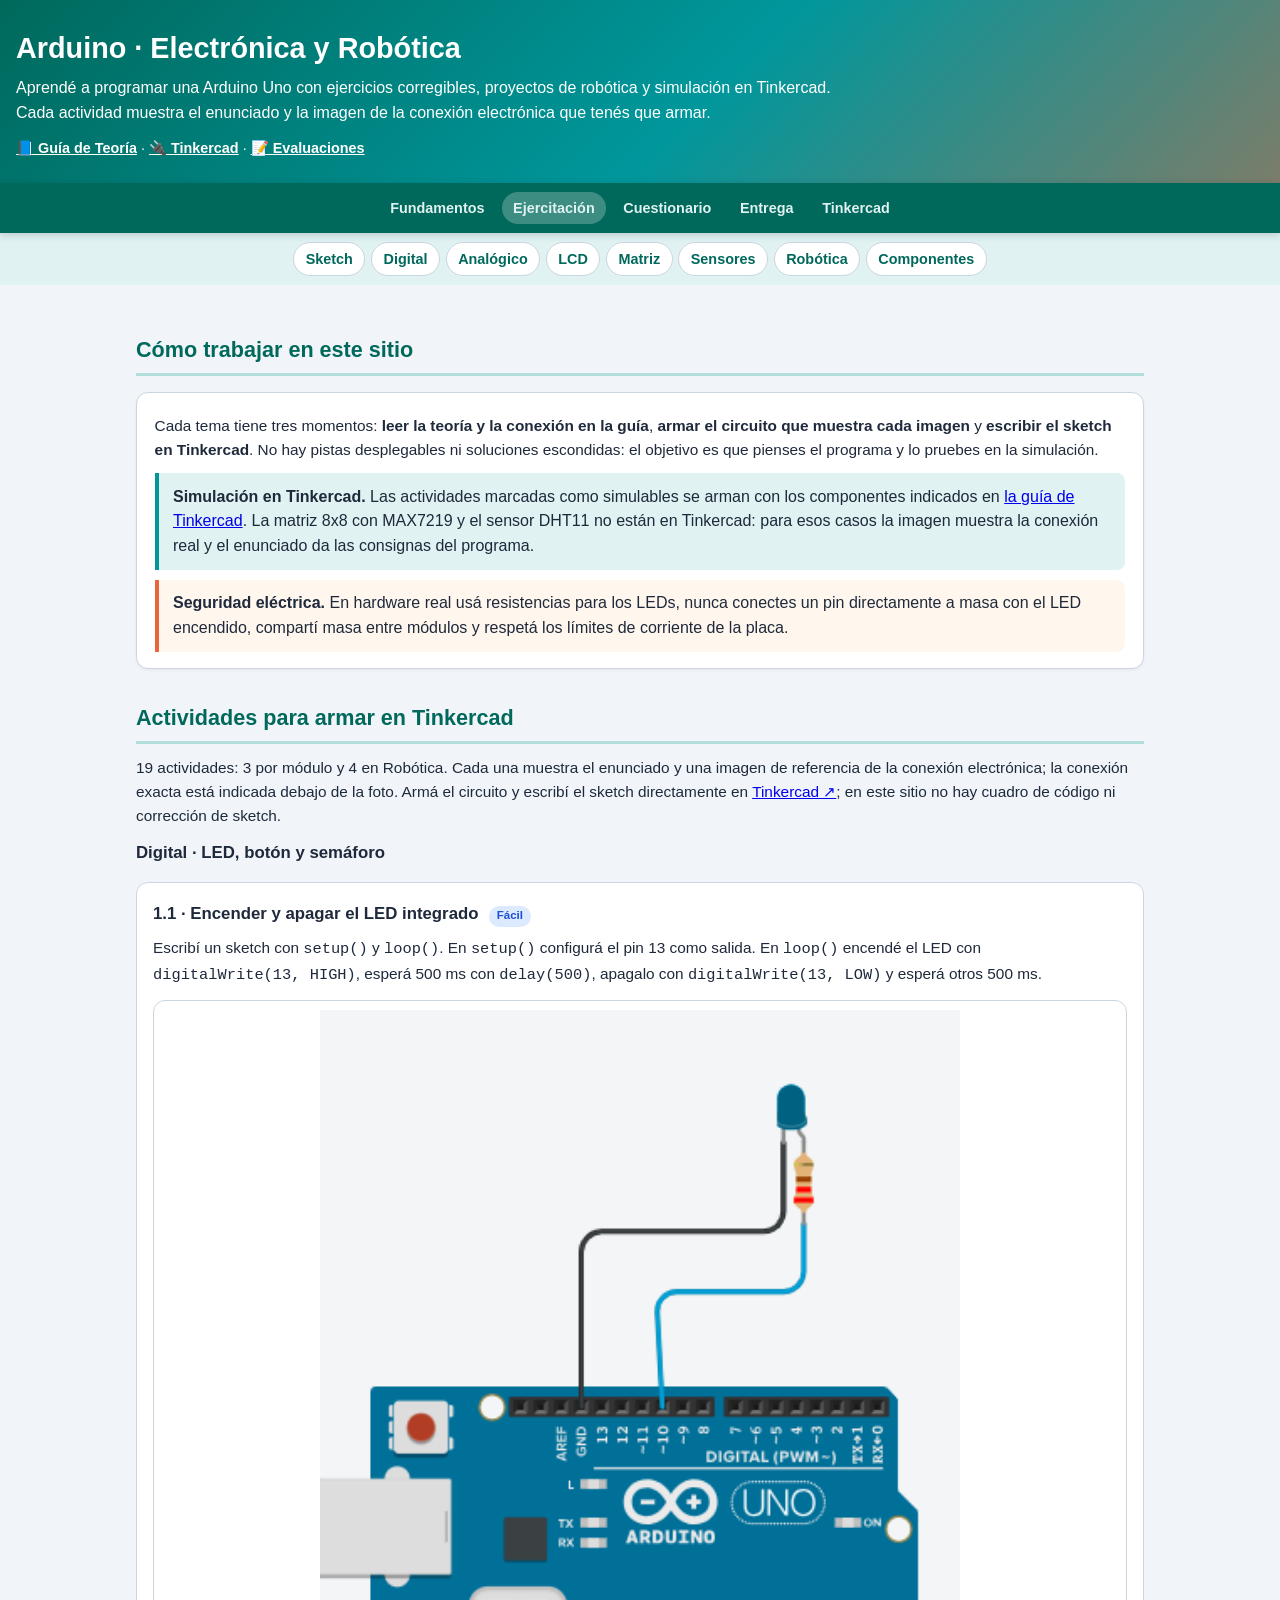
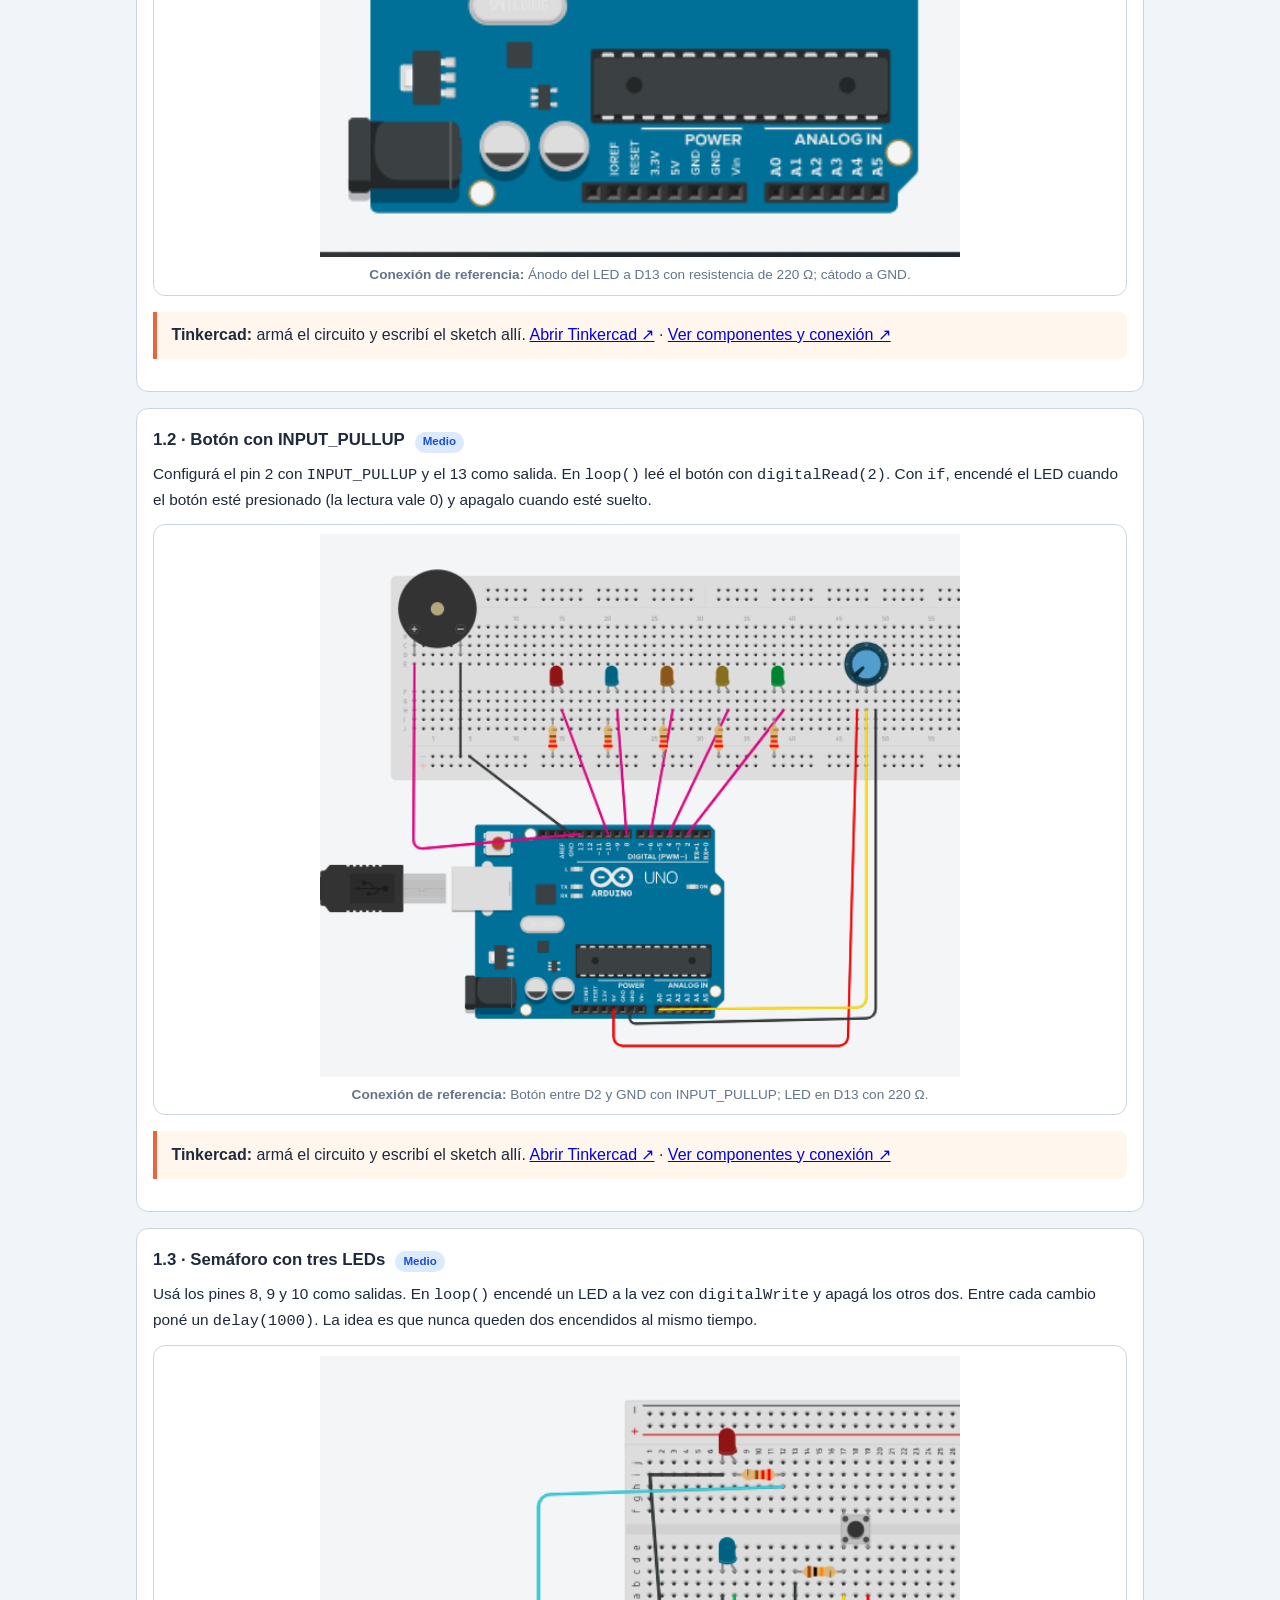
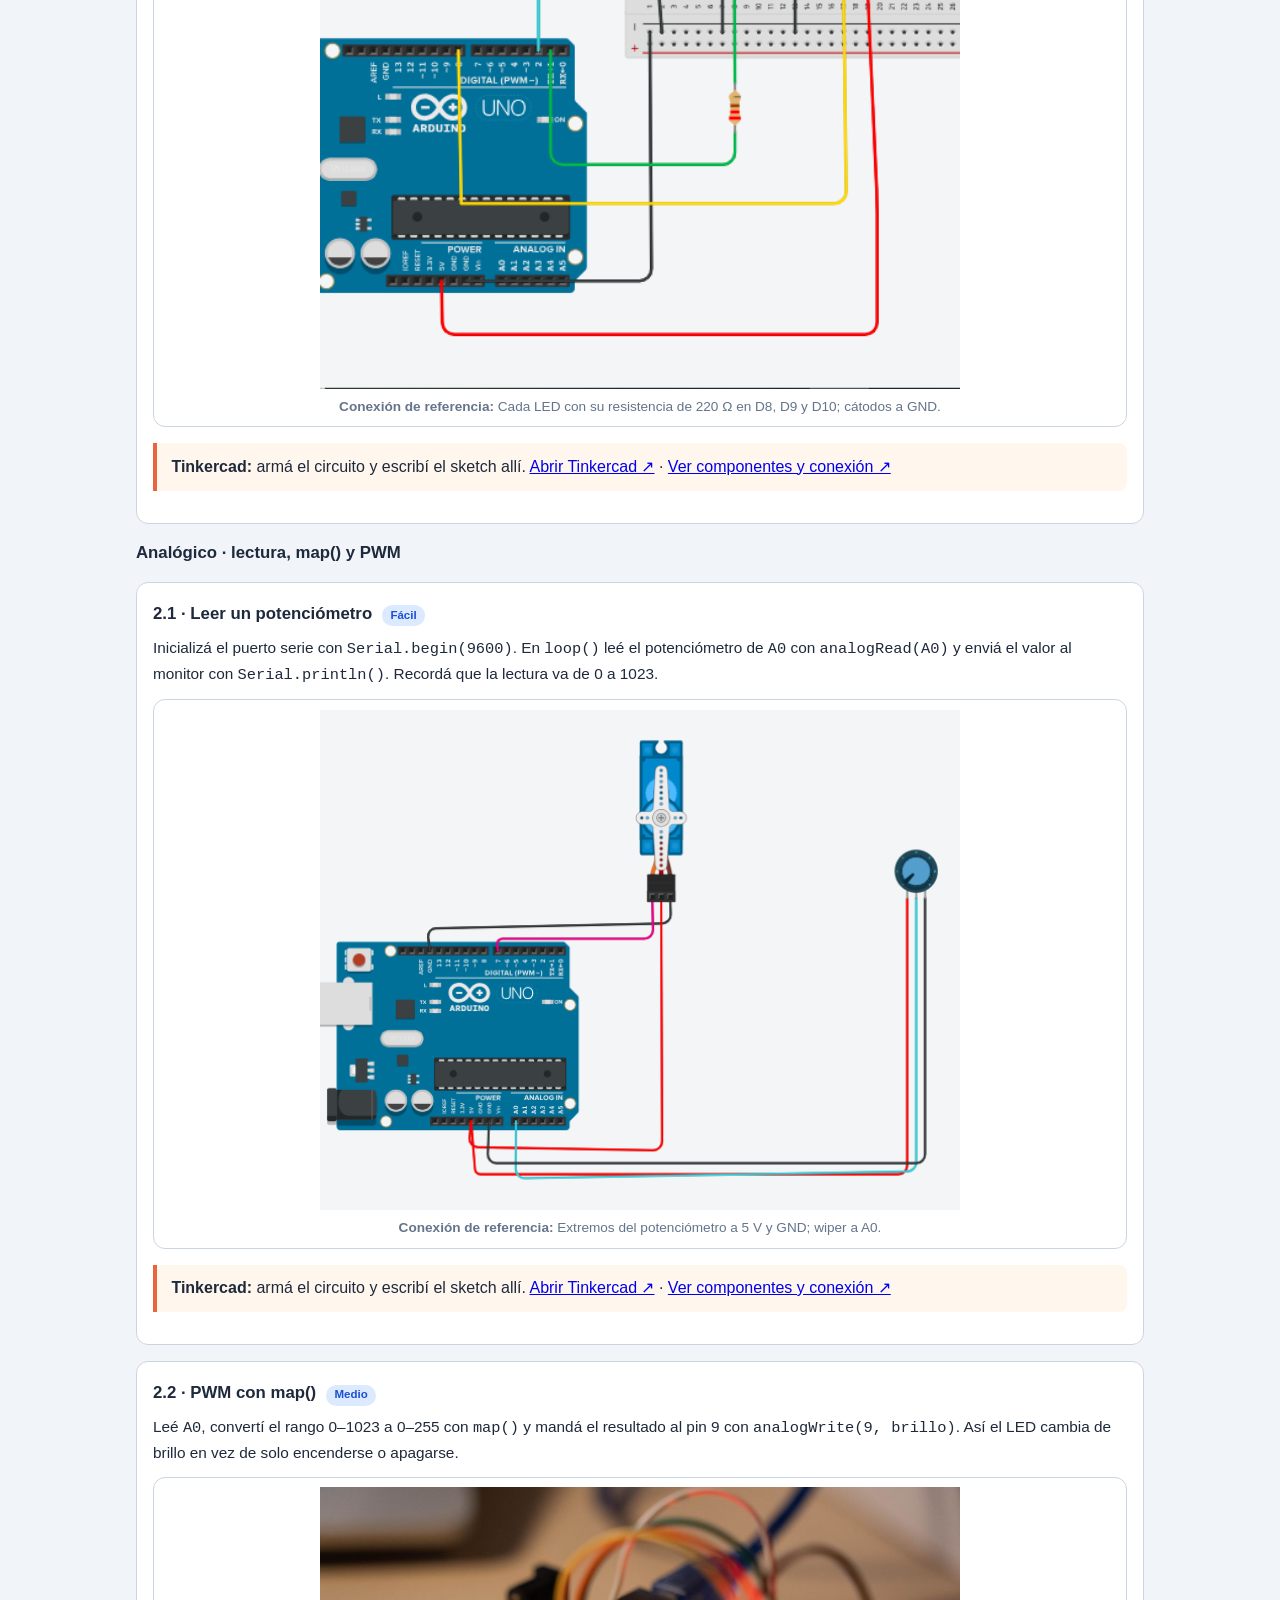
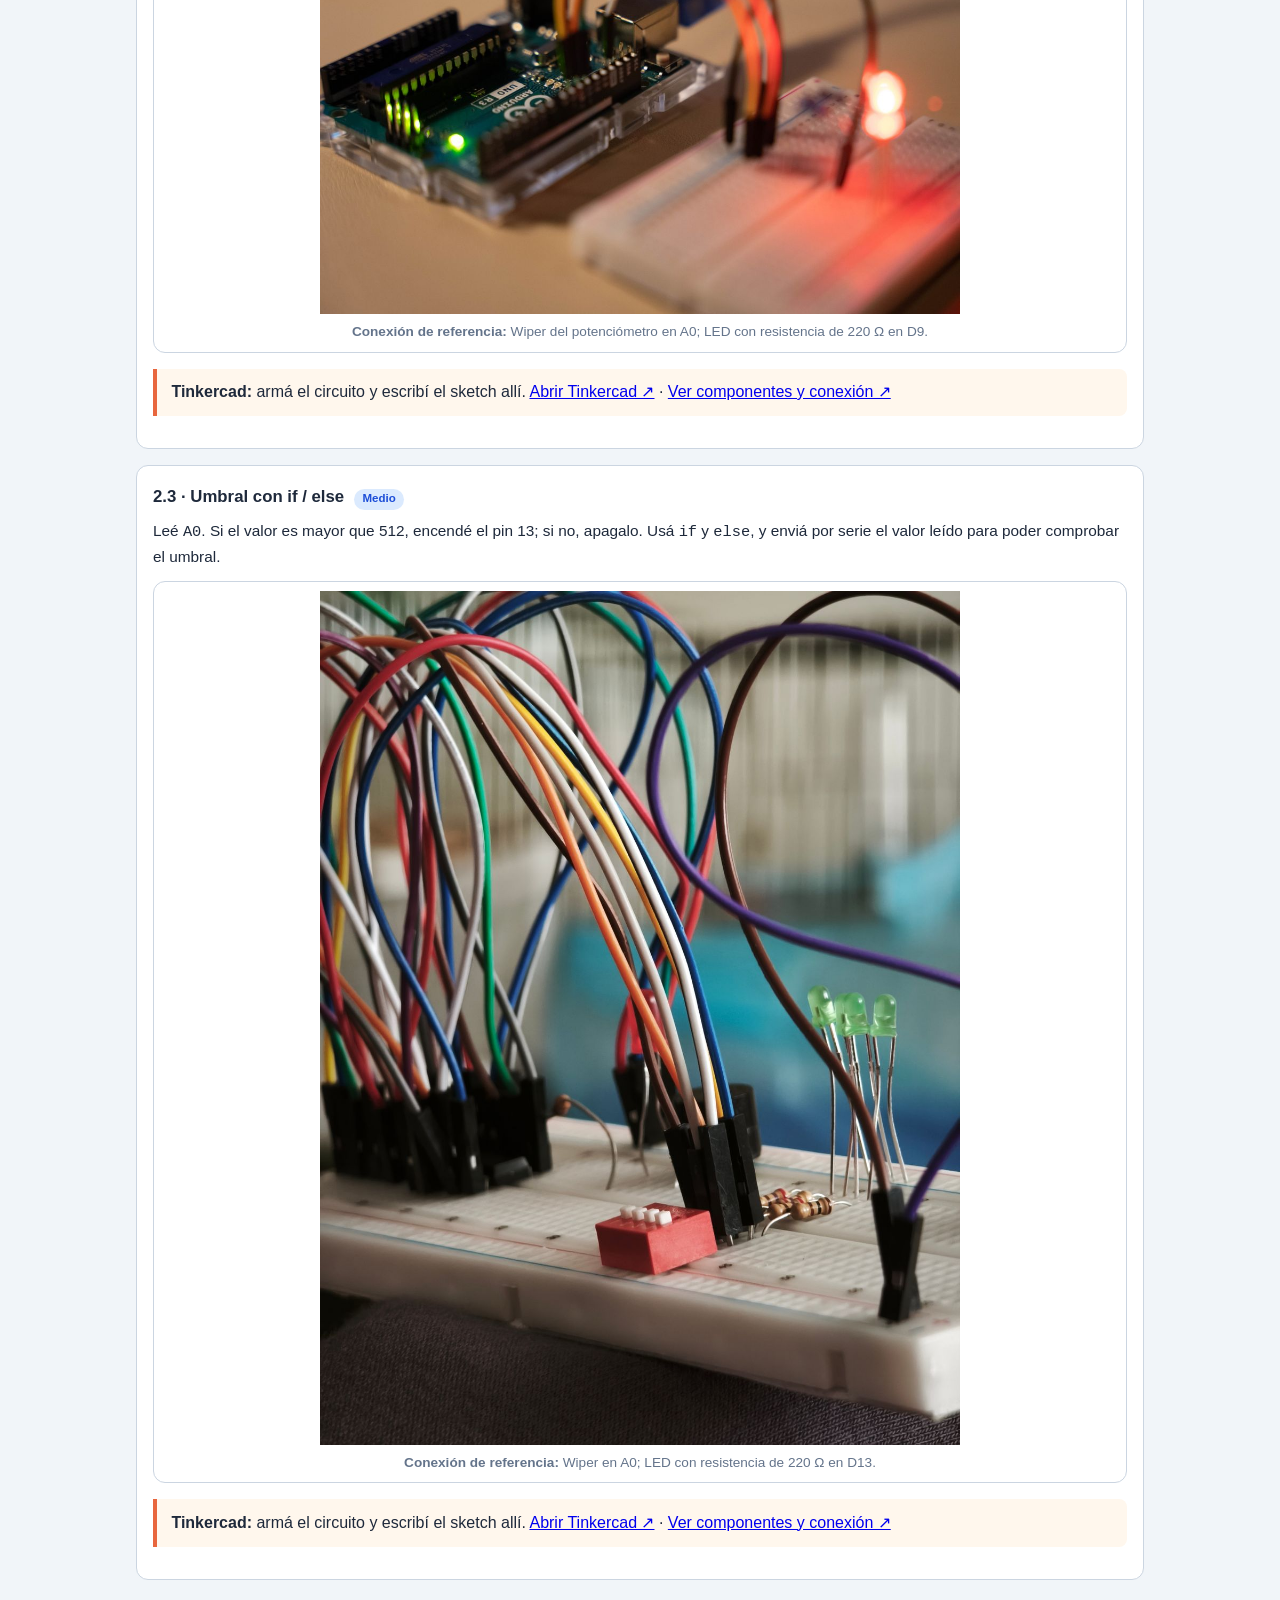
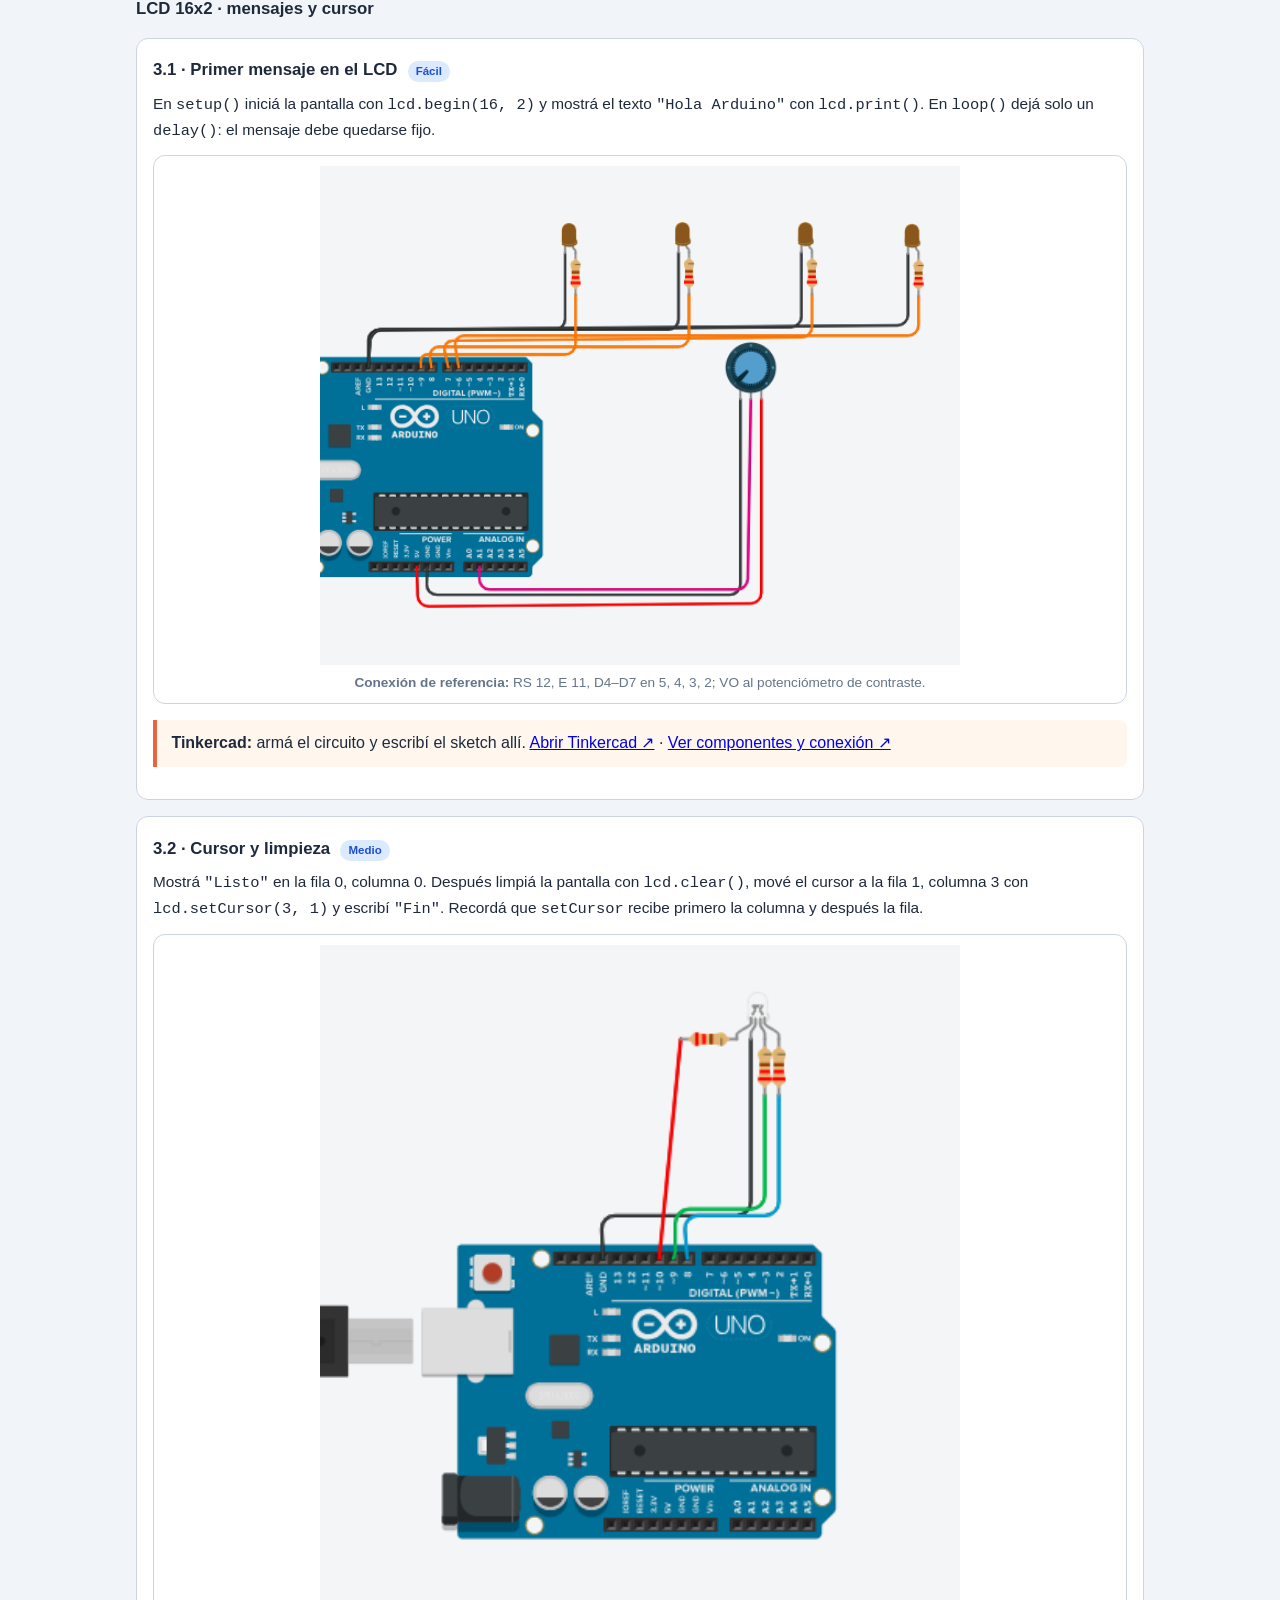
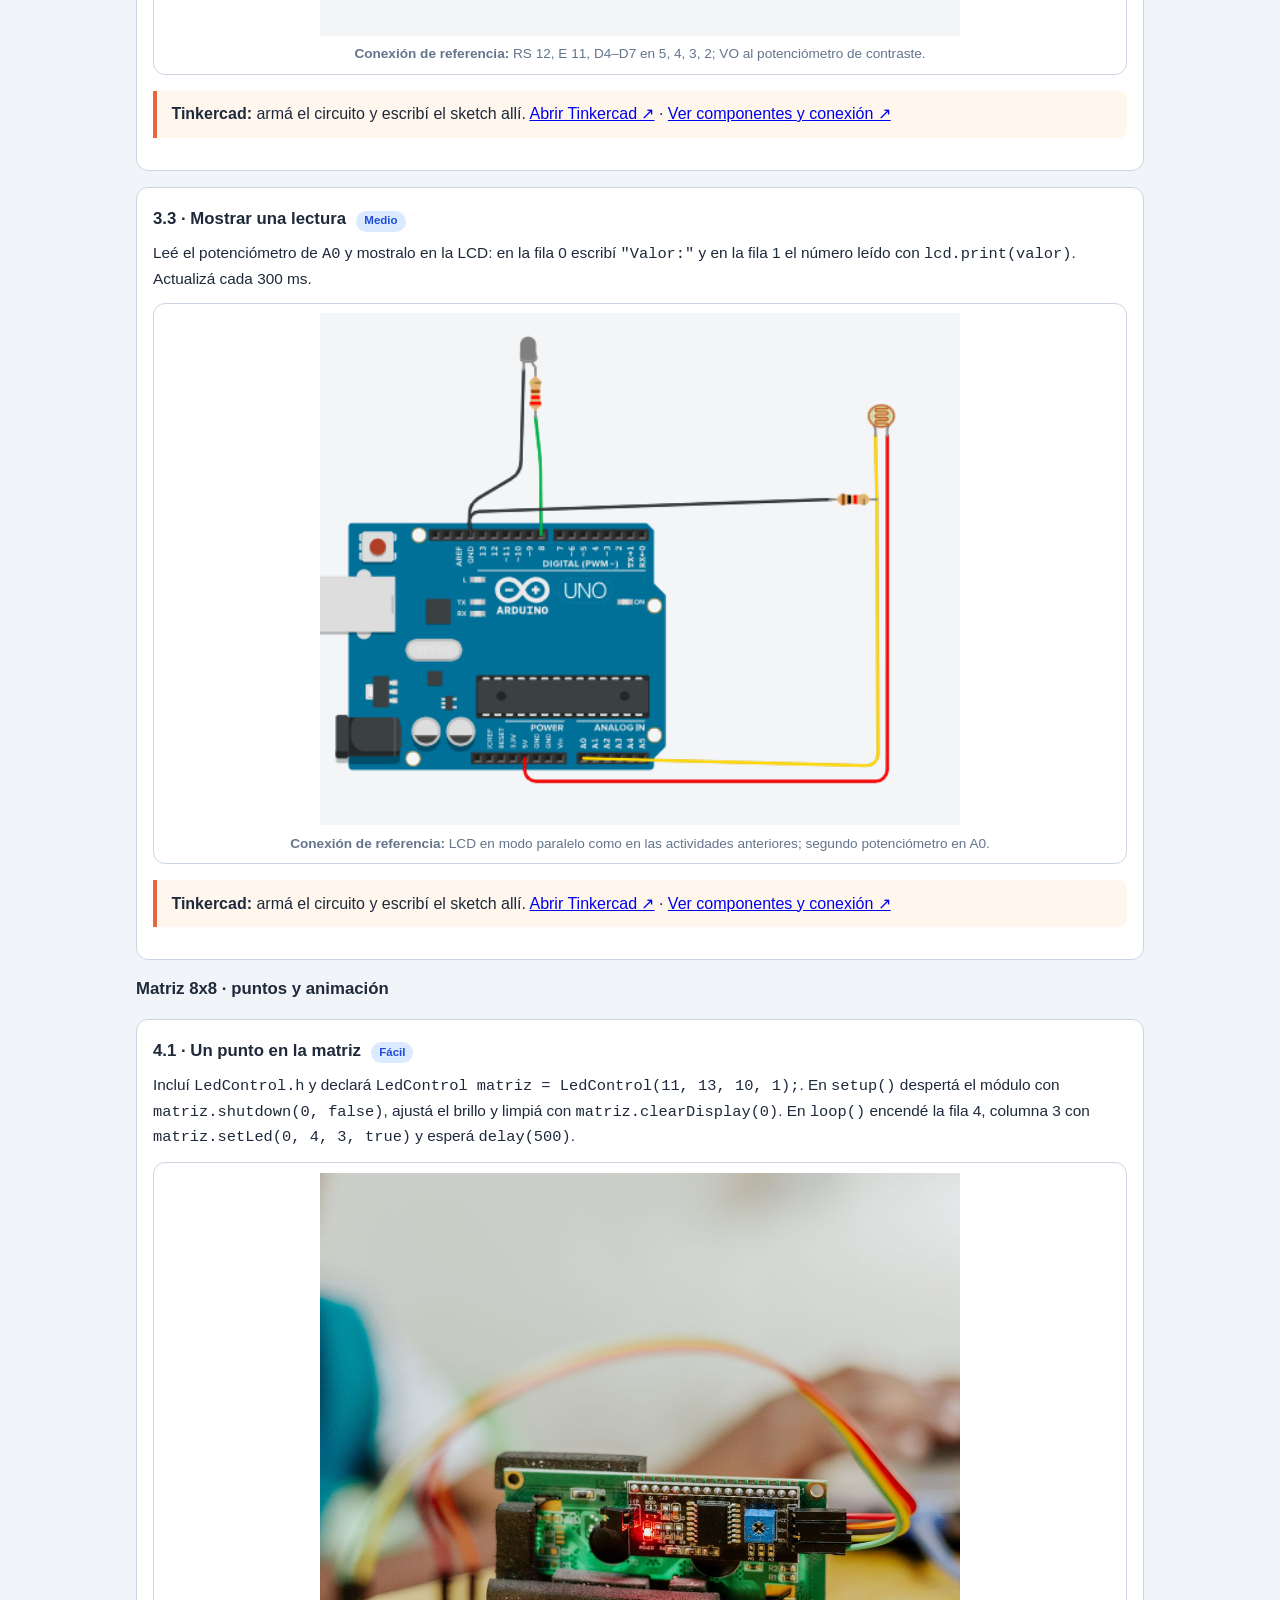
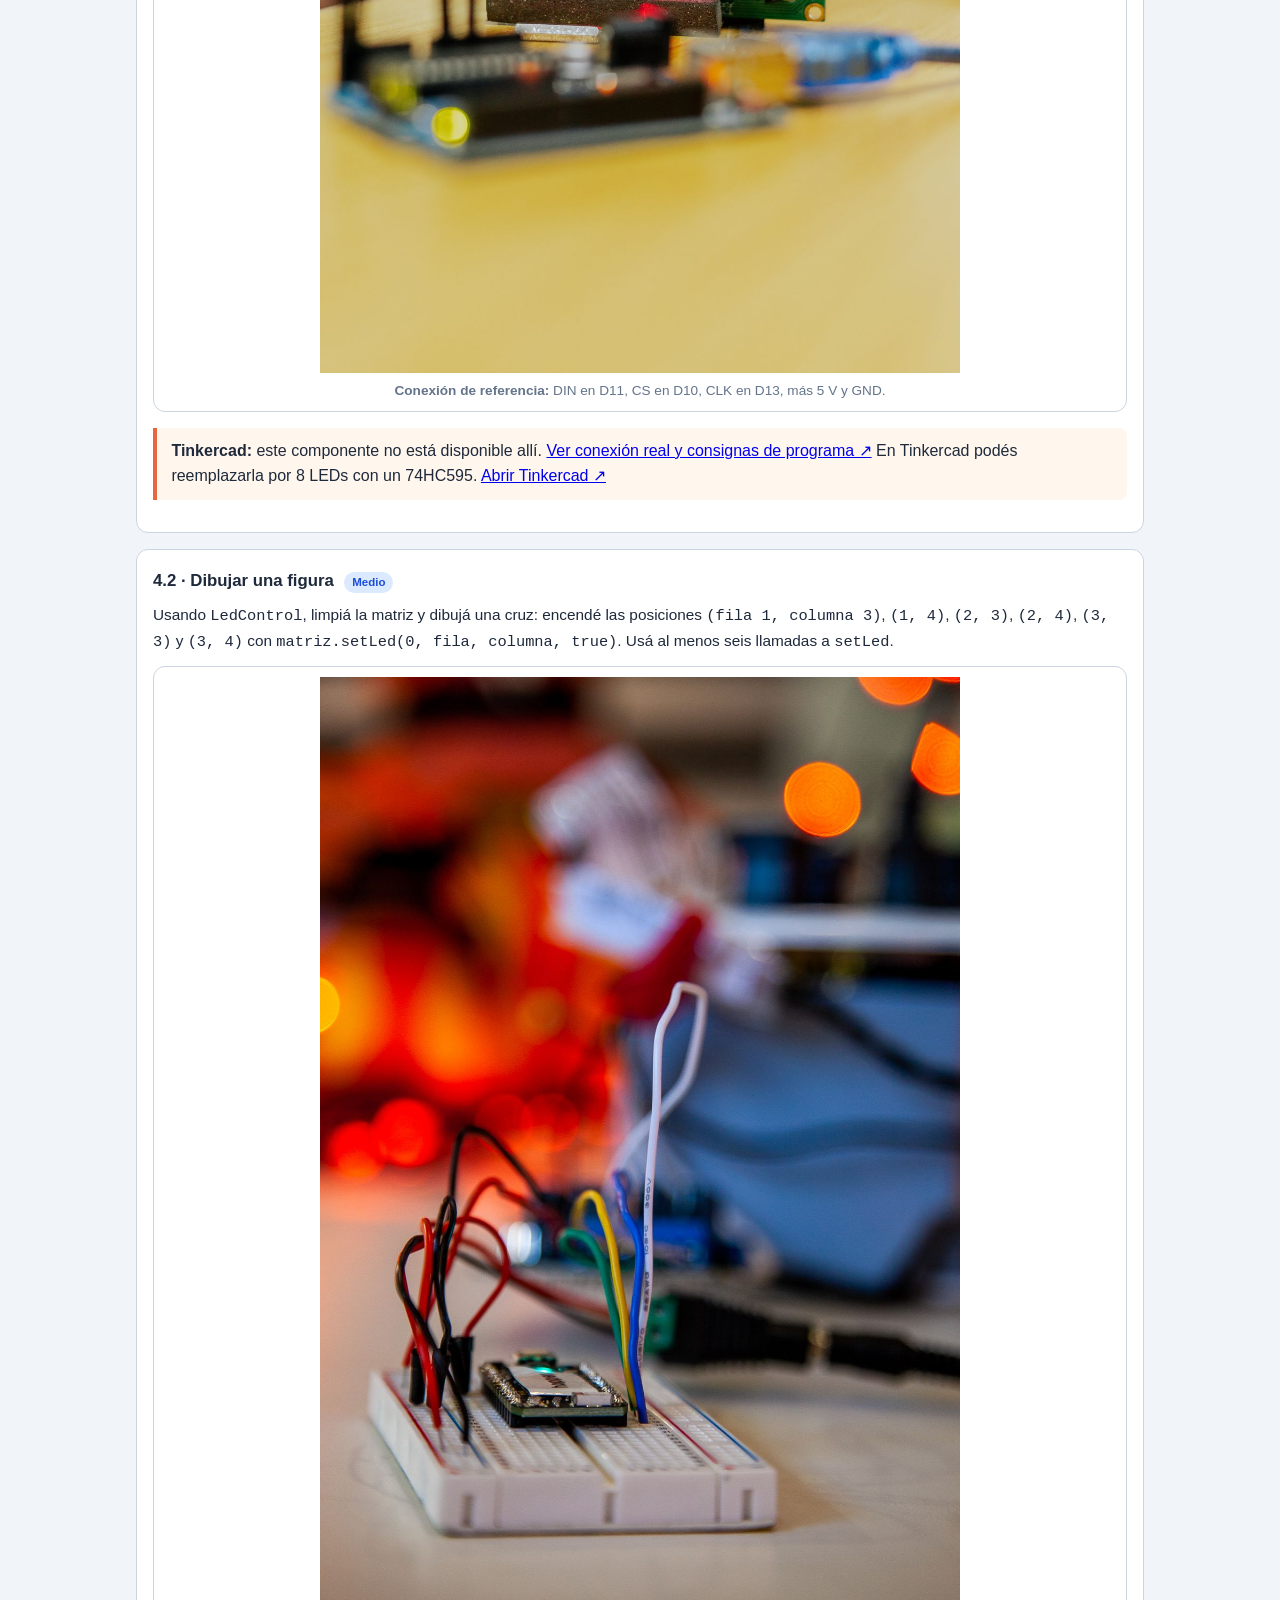
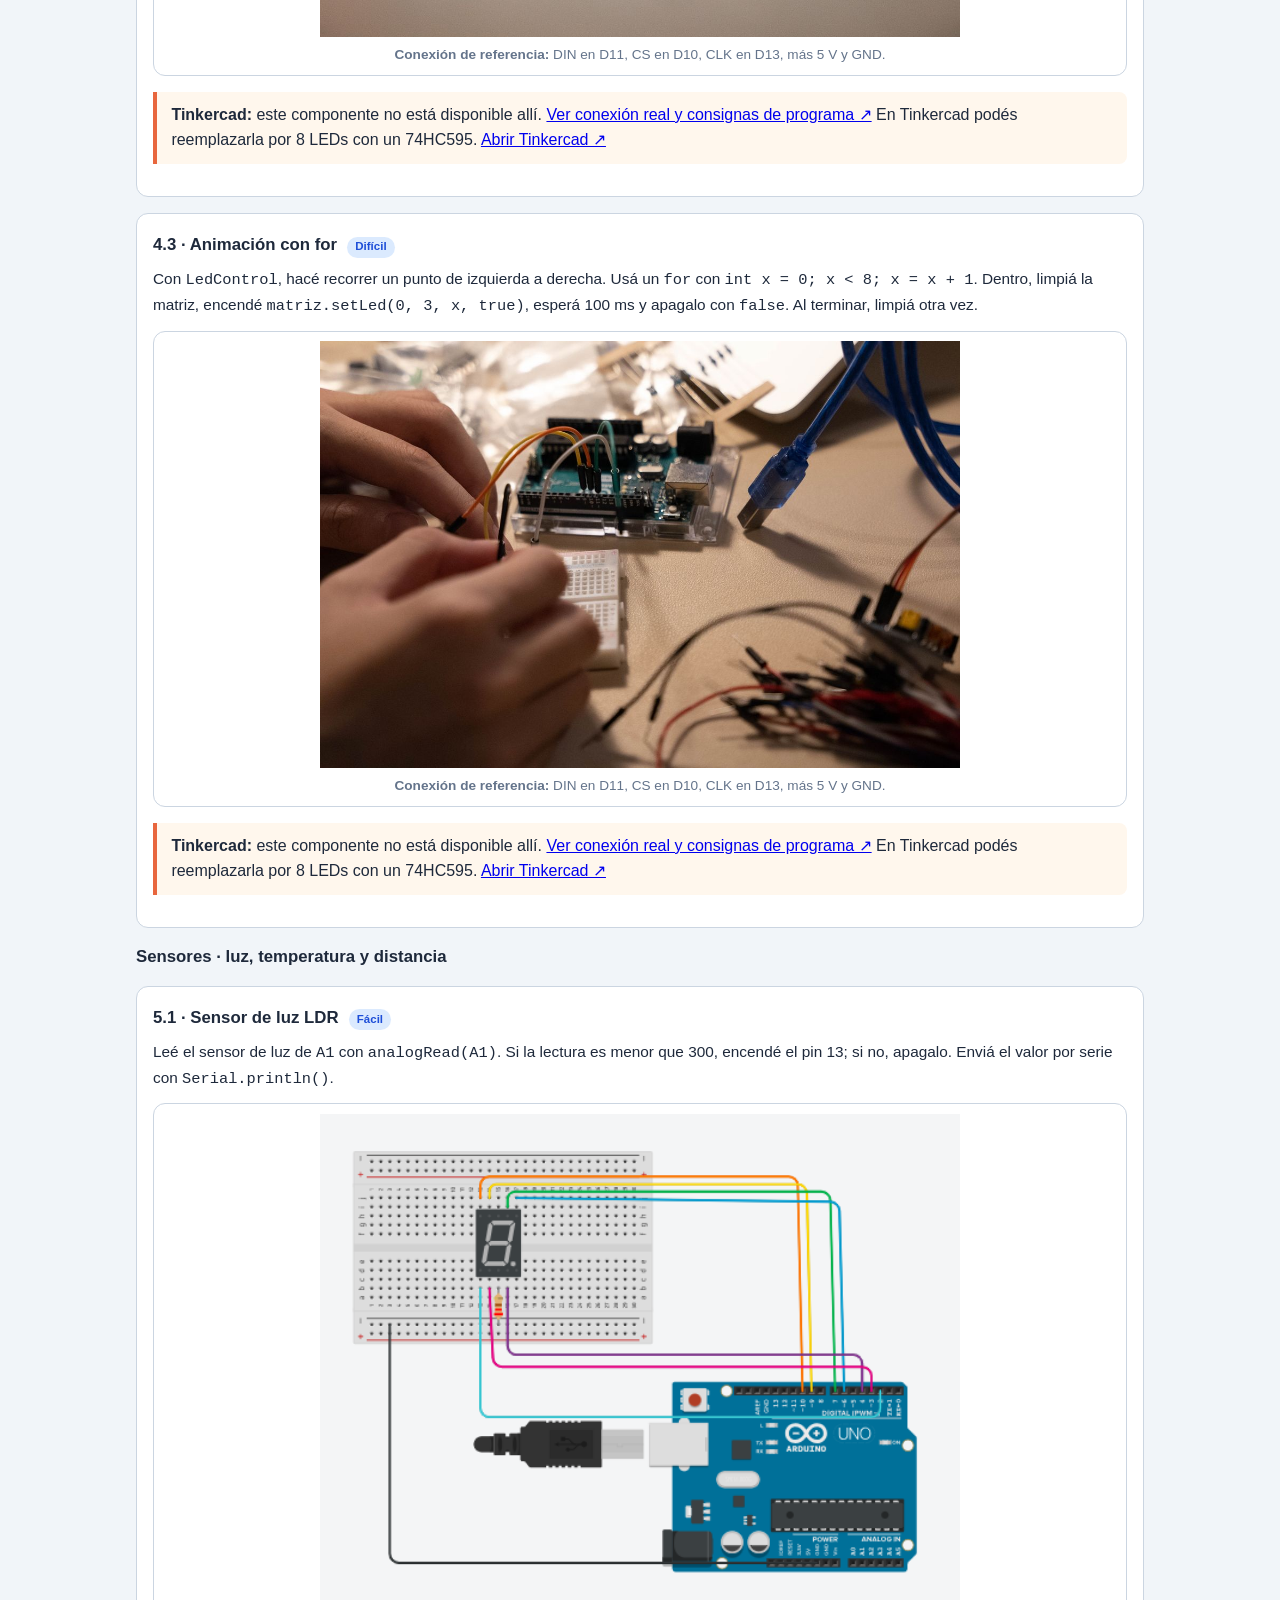
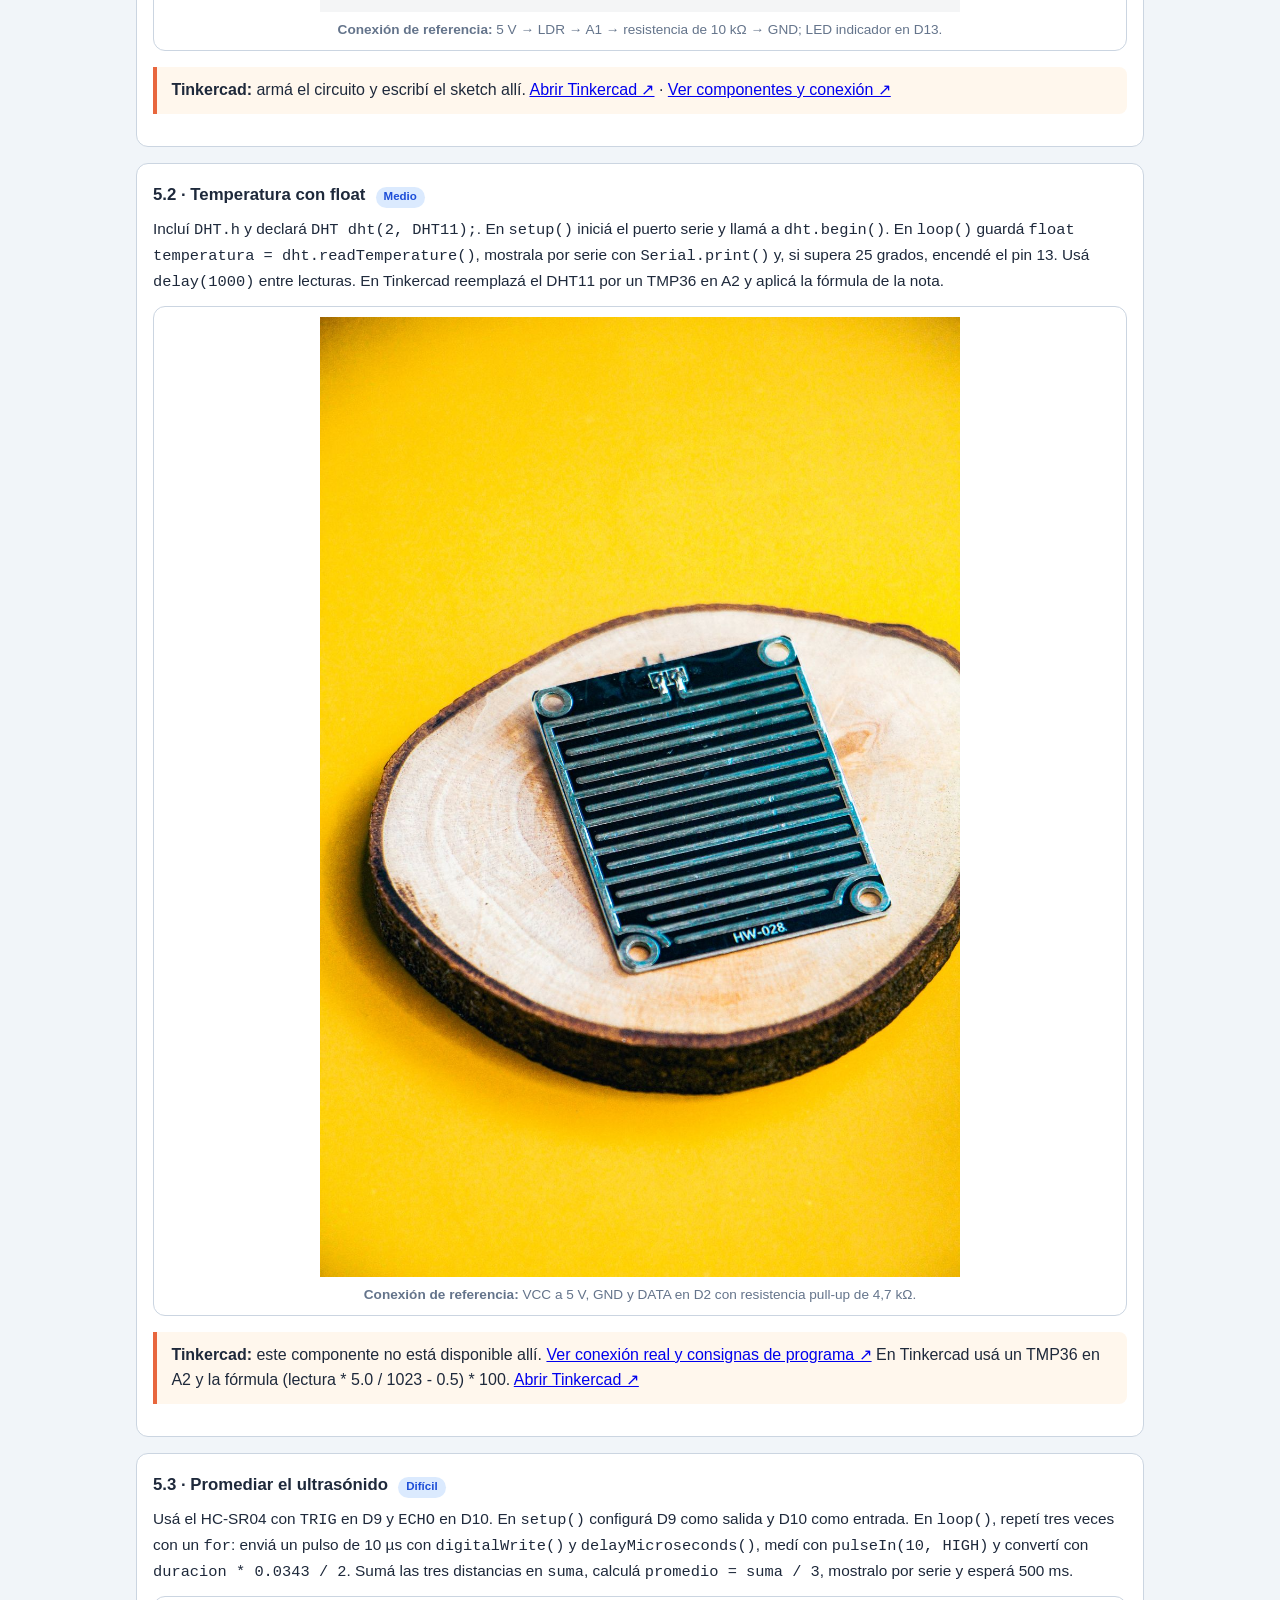
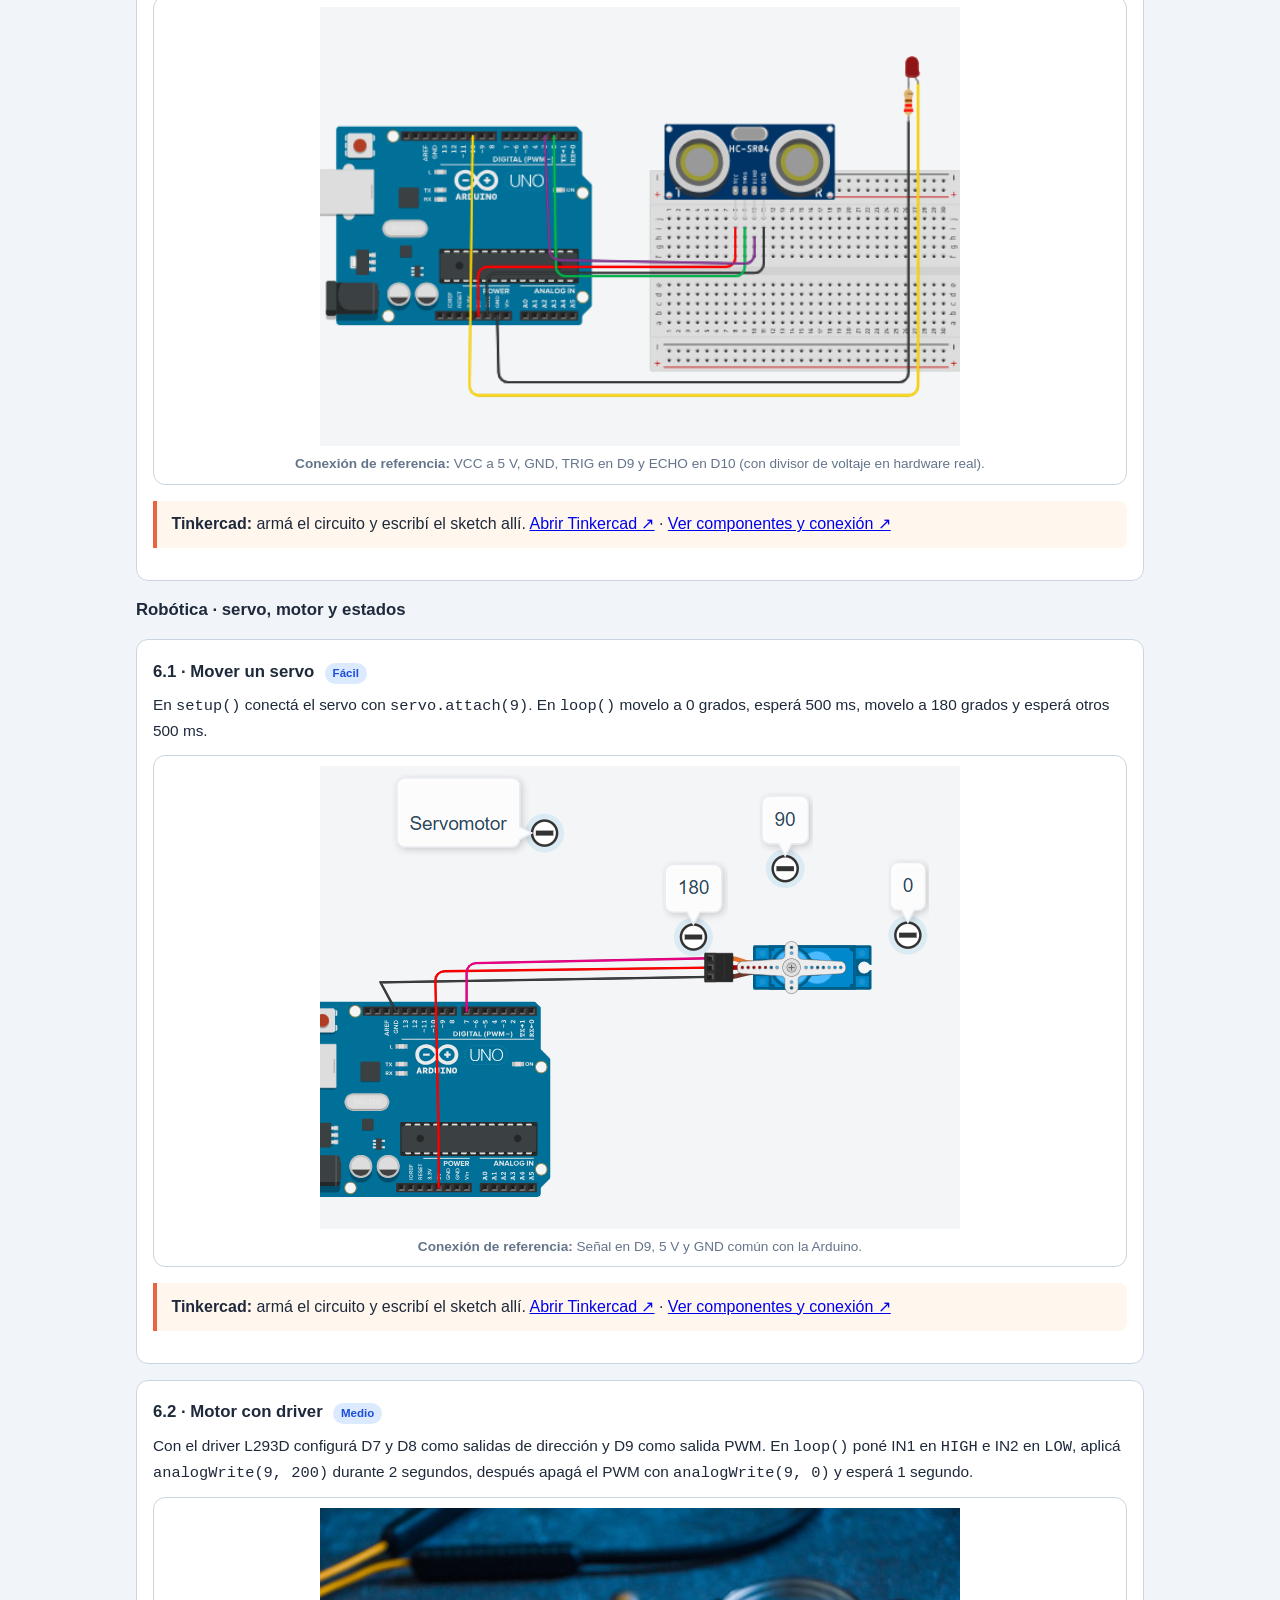
<file: index.html>
<!DOCTYPE html>
<html lang="es">
<head>
<meta charset="utf-8">
<meta name="viewport" content="width=device-width, initial-scale=1">
<meta name="description" content="Guía de Arduino Uno con teoría, diagramas de conexión, ejercitación autocorregible y simulación en Tinkercad.">
<title>Arduino · Electrónica y Robótica</title>
<link rel="stylesheet" href="estilos.css">
</head>
<body>
<header class="hero">
  <h1>Arduino · Electrónica y Robótica</h1>
  <p>Aprendé a programar una Arduino Uno con ejercicios corregibles, proyectos de robótica y simulación en Tinkercad. Cada actividad muestra el enunciado y la imagen de la conexión electrónica que tenés que armar.</p>
  <p class="volver"><a href="guia/index.html">📘 Guía de Teoría</a> · <a href="tinkercad.html">🔌 Tinkercad</a> · <a href="evaluacion.html">📝 Evaluaciones</a></p>
</header>

<nav class="sumario" aria-label="Secciones de la portada">
  <a href="#fundamentos">Fundamentos</a>
  <a href="#ejercicios">Ejercitación</a>
  <a href="#quiz">Cuestionario</a>
  <a href="#entrega">Entrega</a>
  <a href="tinkercad.html">Tinkercad</a>
</nav>

<nav class="nav-guias" aria-label="Temas de la guía">
  <a href="guia/index.html#sketch">Sketch</a>
  <a href="guia/index.html#digital">Digital</a>
  <a href="guia/index.html#analogico">Analógico</a>
  <a href="guia/index.html#lcd">LCD</a>
  <a href="guia/index.html#matriz">Matriz</a>
  <a href="guia/index.html#sensores">Sensores</a>
  <a href="guia/index.html#robotica">Robótica</a>
  <a href="guia/index.html#componentes">Componentes</a>
</nav>

<main>
  <section id="fundamentos">
    <h2 class="seccion">Cómo trabajar en este sitio</h2>
    <div class="card">
      <p class="consigna">Cada tema tiene tres momentos: <strong>leer la teoría y la conexión en la guía</strong>, <strong>armar el circuito que muestra cada imagen</strong> y <strong>escribir el sketch en Tinkercad</strong>. No hay pistas desplegables ni soluciones escondidas: el objetivo es que pienses el programa y lo pruebes en la simulación.</p>
      <div class="concept"><strong>Simulación en Tinkercad.</strong> Las actividades marcadas como simulables se arman con los componentes indicados en <a href="tinkercad.html">la guía de Tinkercad</a>. La matriz 8x8 con MAX7219 y el sensor DHT11 no están en Tinkercad: para esos casos la imagen muestra la conexión real y el enunciado da las consignas del programa.</div>
      <div class="nota"><strong>Seguridad eléctrica.</strong> En hardware real usá resistencias para los LEDs, nunca conectes un pin directamente a masa con el LED encendido, compartí masa entre módulos y respetá los límites de corriente de la placa.</div>
    </div>
  </section>

  <section id="ejercicios">
    <h2 class="seccion">Actividades para armar en Tinkercad</h2>
    <p class="consigna">19 actividades: 3 por módulo y 4 en Robótica. Cada una muestra el enunciado y una imagen de referencia de la conexión electrónica; la conexión exacta está indicada debajo de la foto. Armá el circuito y escribí el sketch directamente en <a href="https://www.tinkercad.com/circuits" target="_blank" rel="noopener">Tinkercad ↗</a>; en este sitio no hay cuadro de código ni corrección de sketch.</p>

    <h3>Digital · LED, botón y semáforo</h3>
    <div id="ej-digital"></div>
    <h3>Analógico · lectura, map() y PWM</h3>
    <div id="ej-analogico"></div>
    <h3>LCD 16x2 · mensajes y cursor</h3>
    <div id="ej-lcd"></div>
    <h3>Matriz 8x8 · puntos y animación</h3>
    <div id="ej-matriz"></div>
    <h3>Sensores · luz, temperatura y distancia</h3>
    <div id="ej-sensores"></div>
    <h3>Robótica · servo, motor y estados</h3>
    <div id="ej-robotica"></div>
  </section>

  <section id="quiz">
    <h2 class="seccion">Cuestionario de conceptos</h2>
    <div class="card">
      <div id="quiz-arduino"></div>
      <div class="acciones">
        <button type="button" id="sim-corregir-quiz" class="accion primaria">✅ Corregir cuestionario</button>
        <button type="button" id="sim-limpiar-quiz" class="accion secundaria">Limpiar</button>
      </div>
      <div id="res-quiz" class="resultado" role="status" aria-live="polite"></div>
    </div>
  </section>

  <section id="entrega">
    <h2 class="seccion">Entrega del cuestionario</h2>
    <div class="card">
      <p class="consigna">Al enviar, se corrige el cuestionario de conceptos y se guarda en el repositorio privado <code class="inline">inform</code>. Los sketchs se realizan en Tinkercad. Después de enviar no se puede modificar.</p>
      <form id="form-entrega-ejercicios" class="form-eval">
        <label for="ent-nombre">Nombre</label>
        <input id="ent-nombre" name="nombre" autocomplete="given-name" required>
        <label for="ent-apellido">Apellido</label>
        <input id="ent-apellido" name="apellido" autocomplete="family-name" required>
        <label for="ent-curso">Curso</label>
        <input id="ent-curso" name="curso" required>
        <button type="submit">Enviar cuestionario</button>
      </form>
      <p id="estado-entrega-ejercicios" class="estado-eval" role="status" aria-live="polite"></p>
    </div>
  </section>
</main>

<footer>
  <p>Diseñado por la profesora Alejandra Moreira</p>
</footer>

<script src="scripts/entrega.js"></script>
<script src="ejercicios.js?v3"></script>
<script src="app.js?v3"></script>
</body>
</html>
</file>
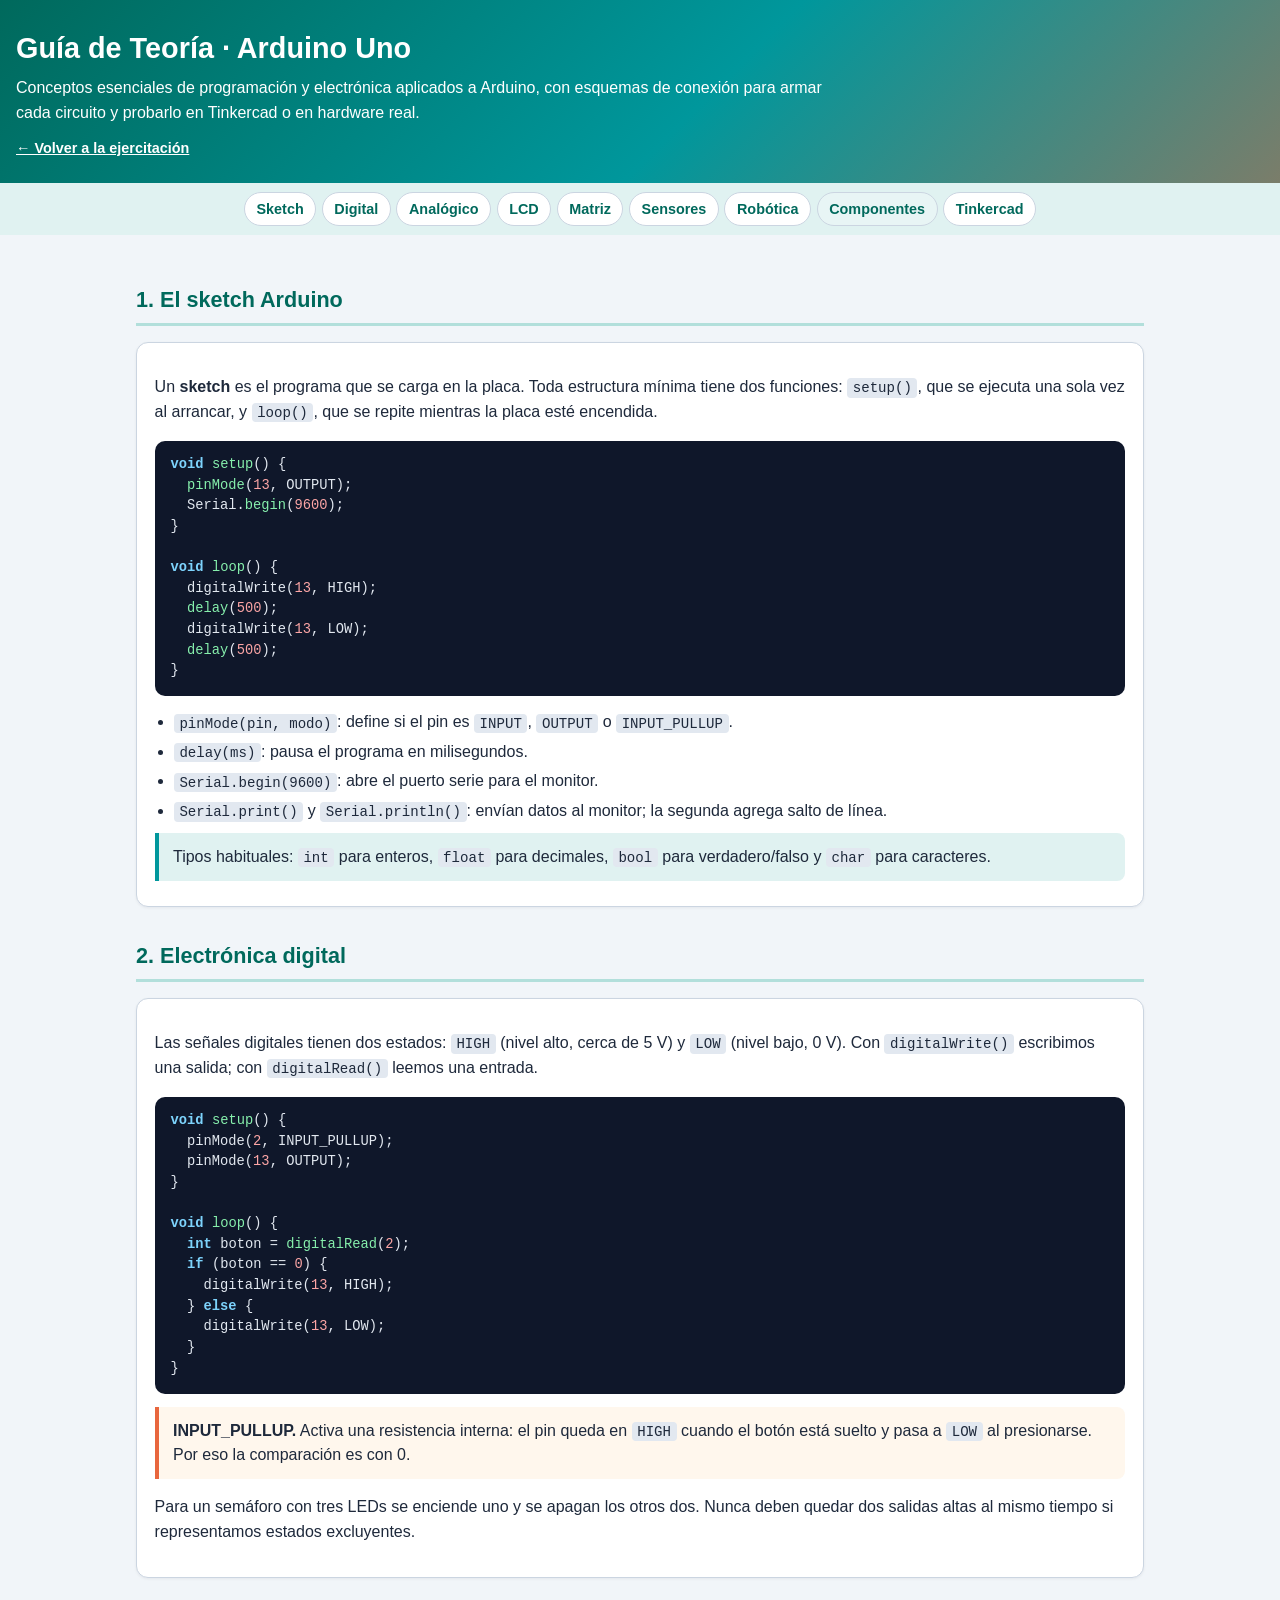
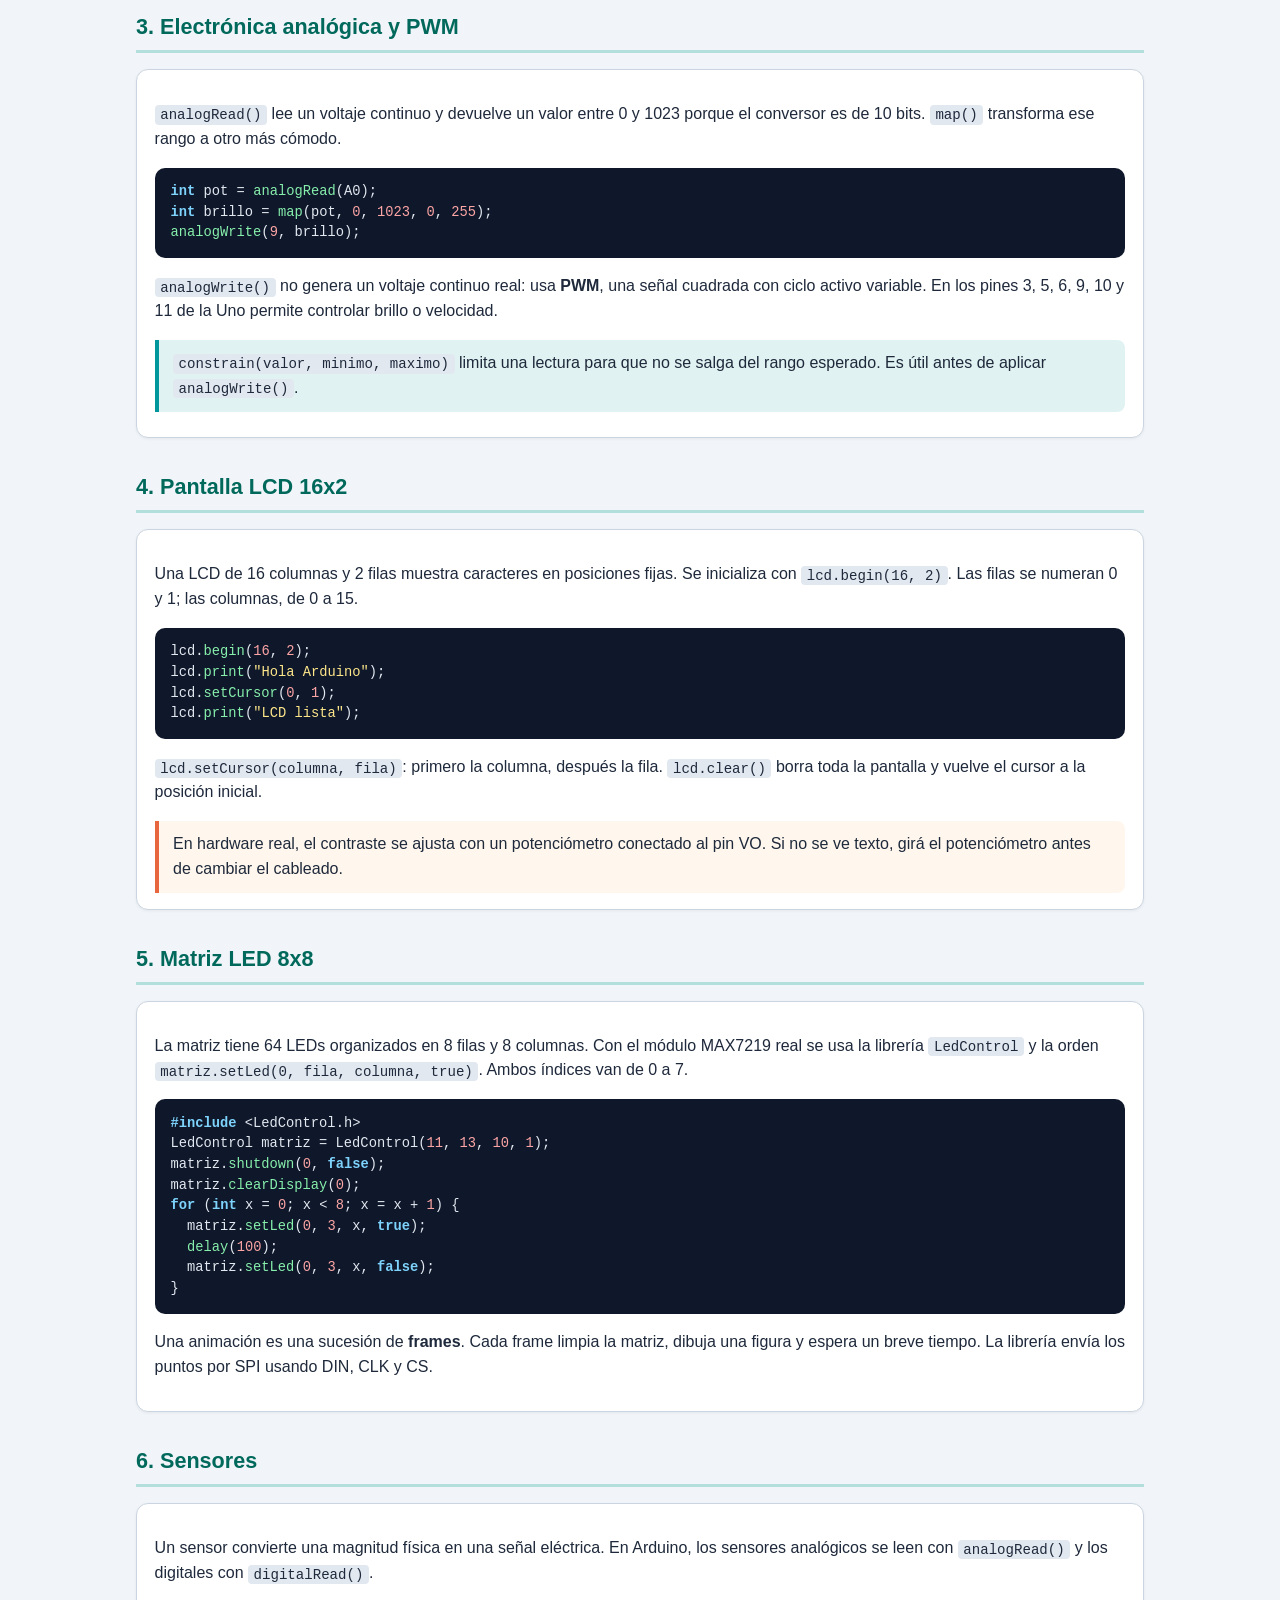
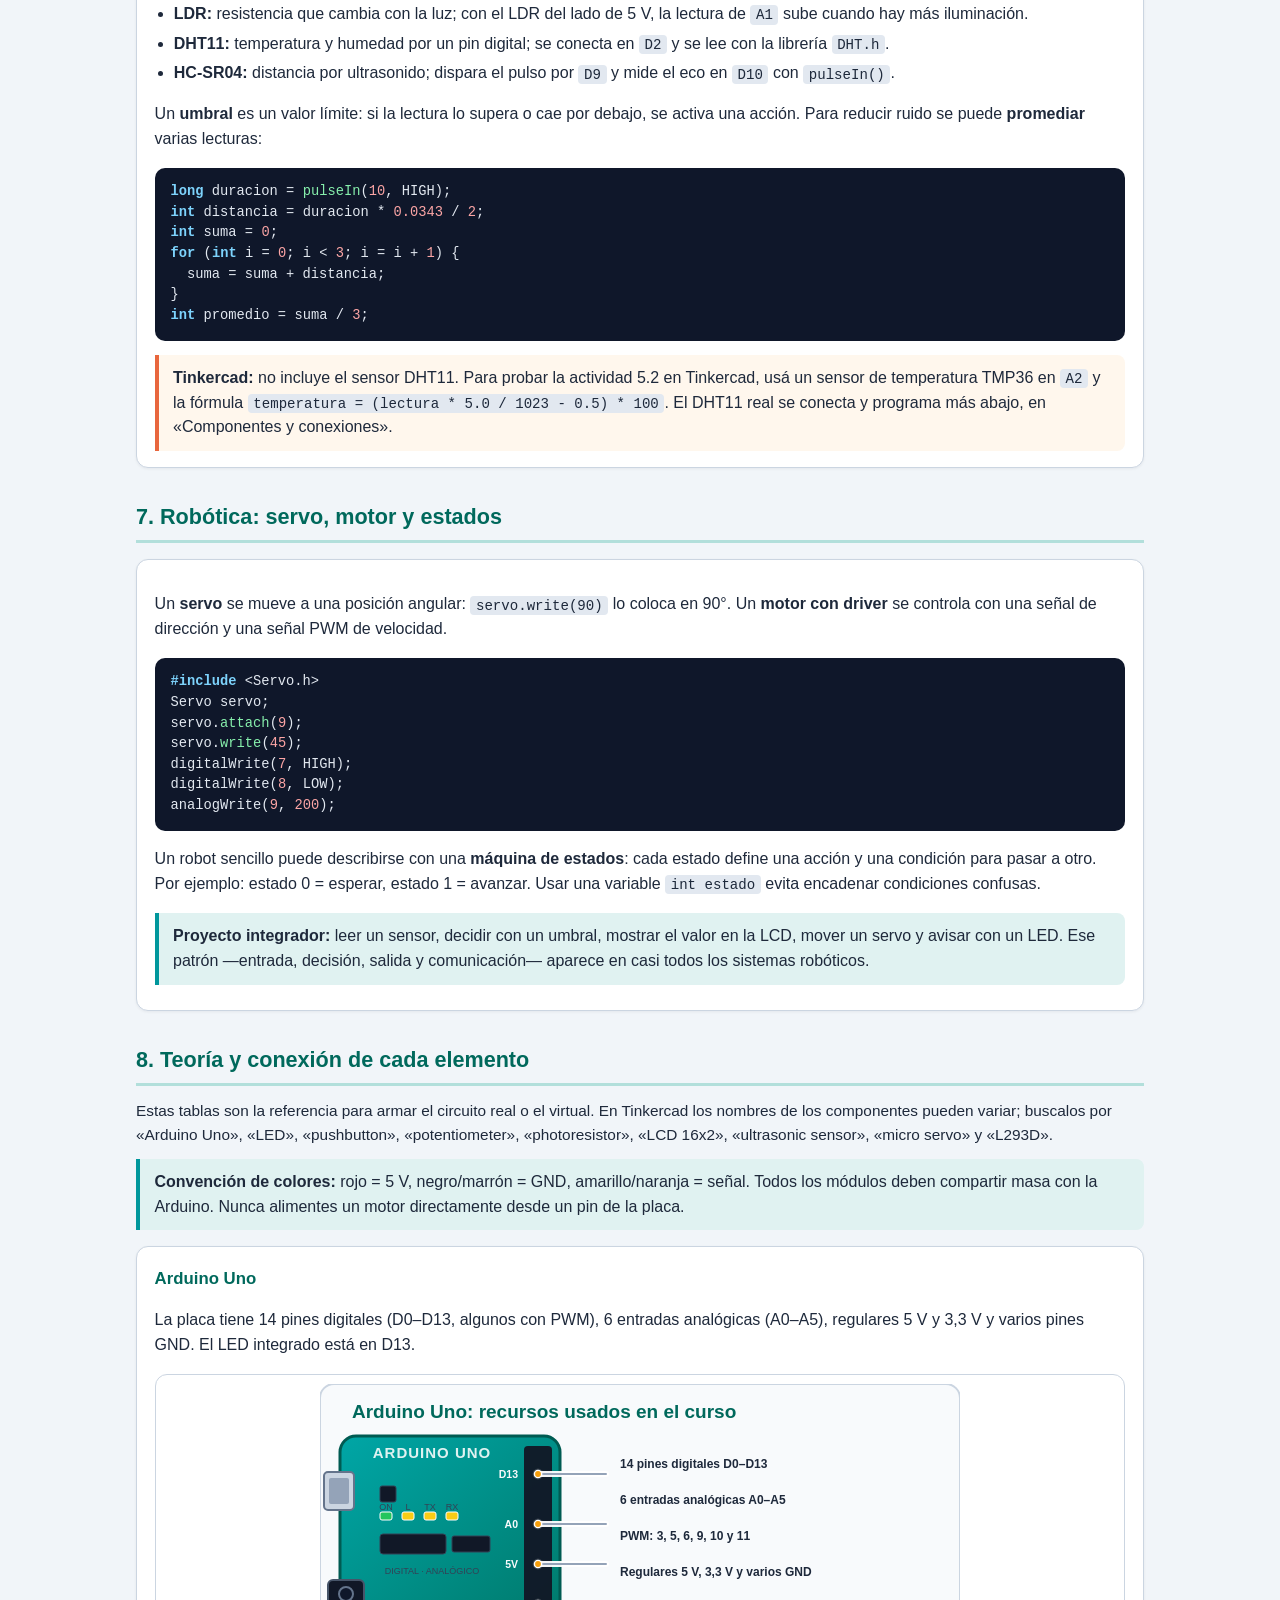
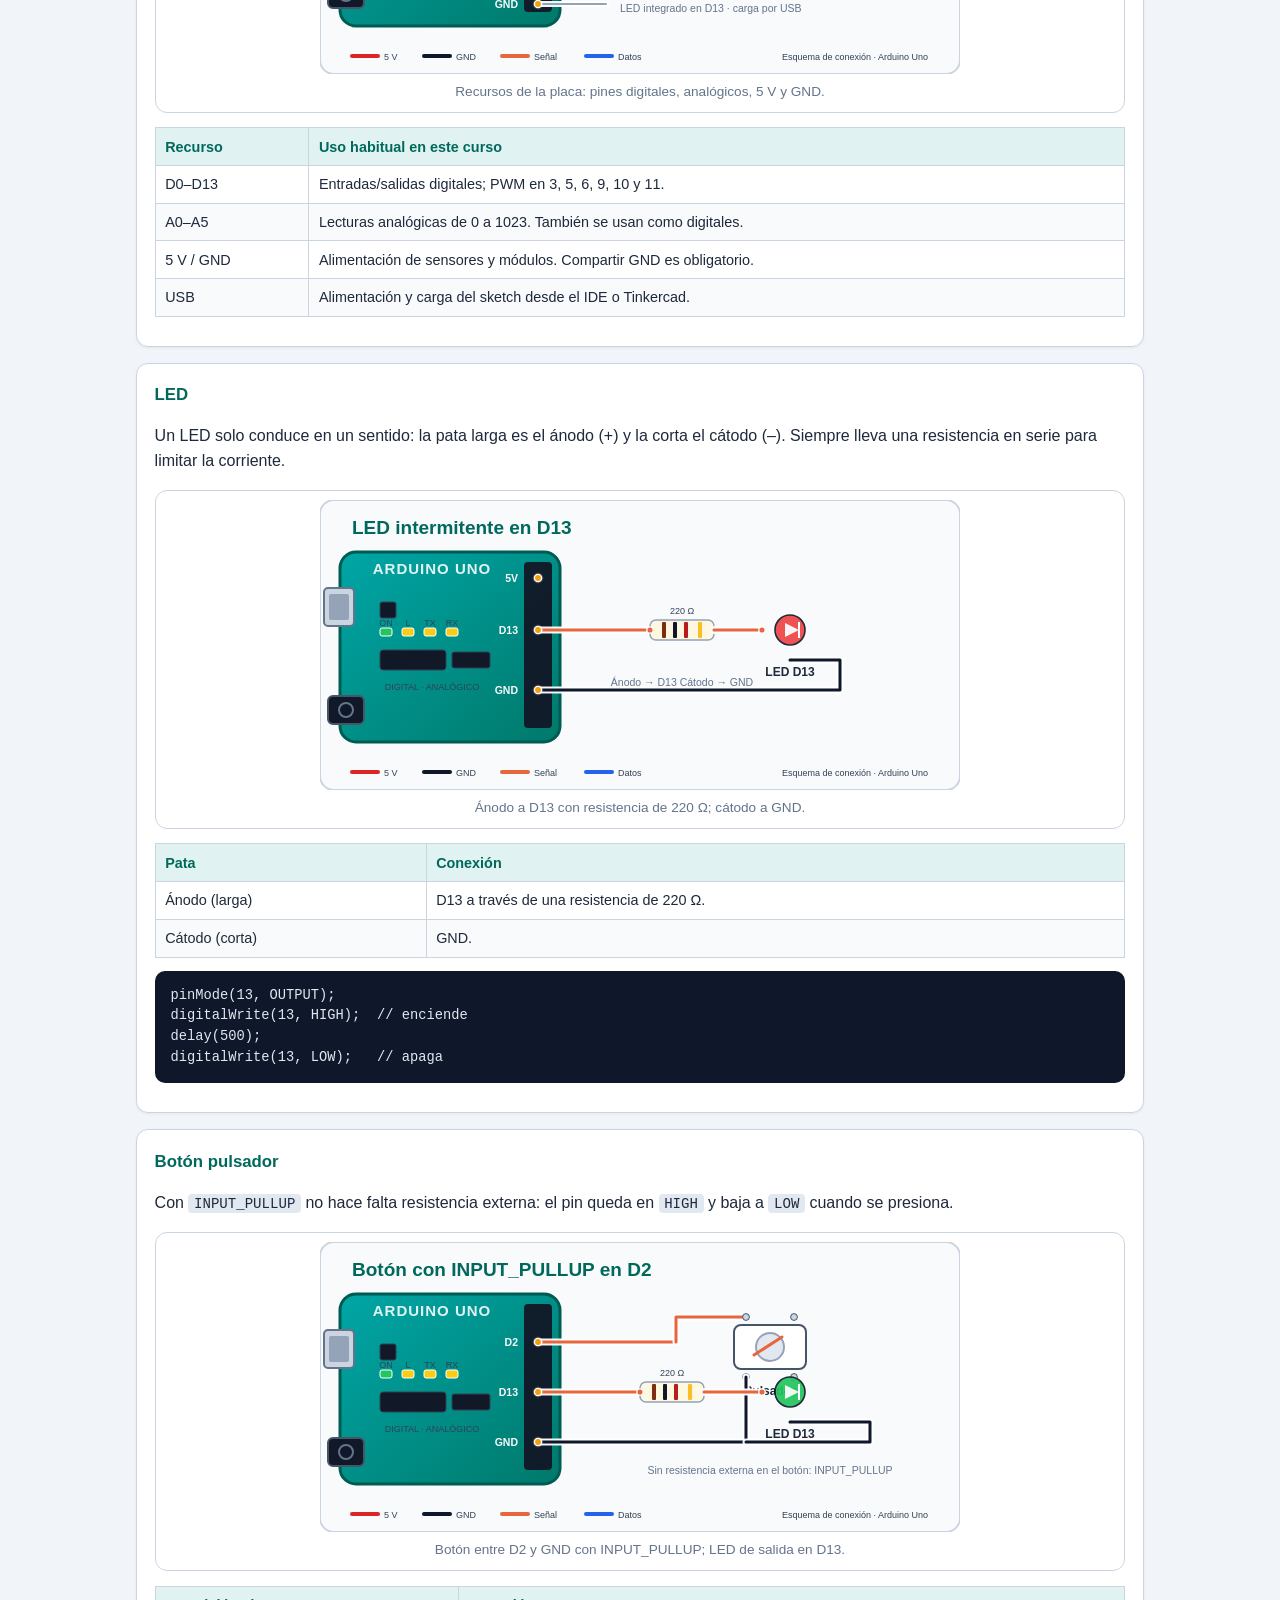
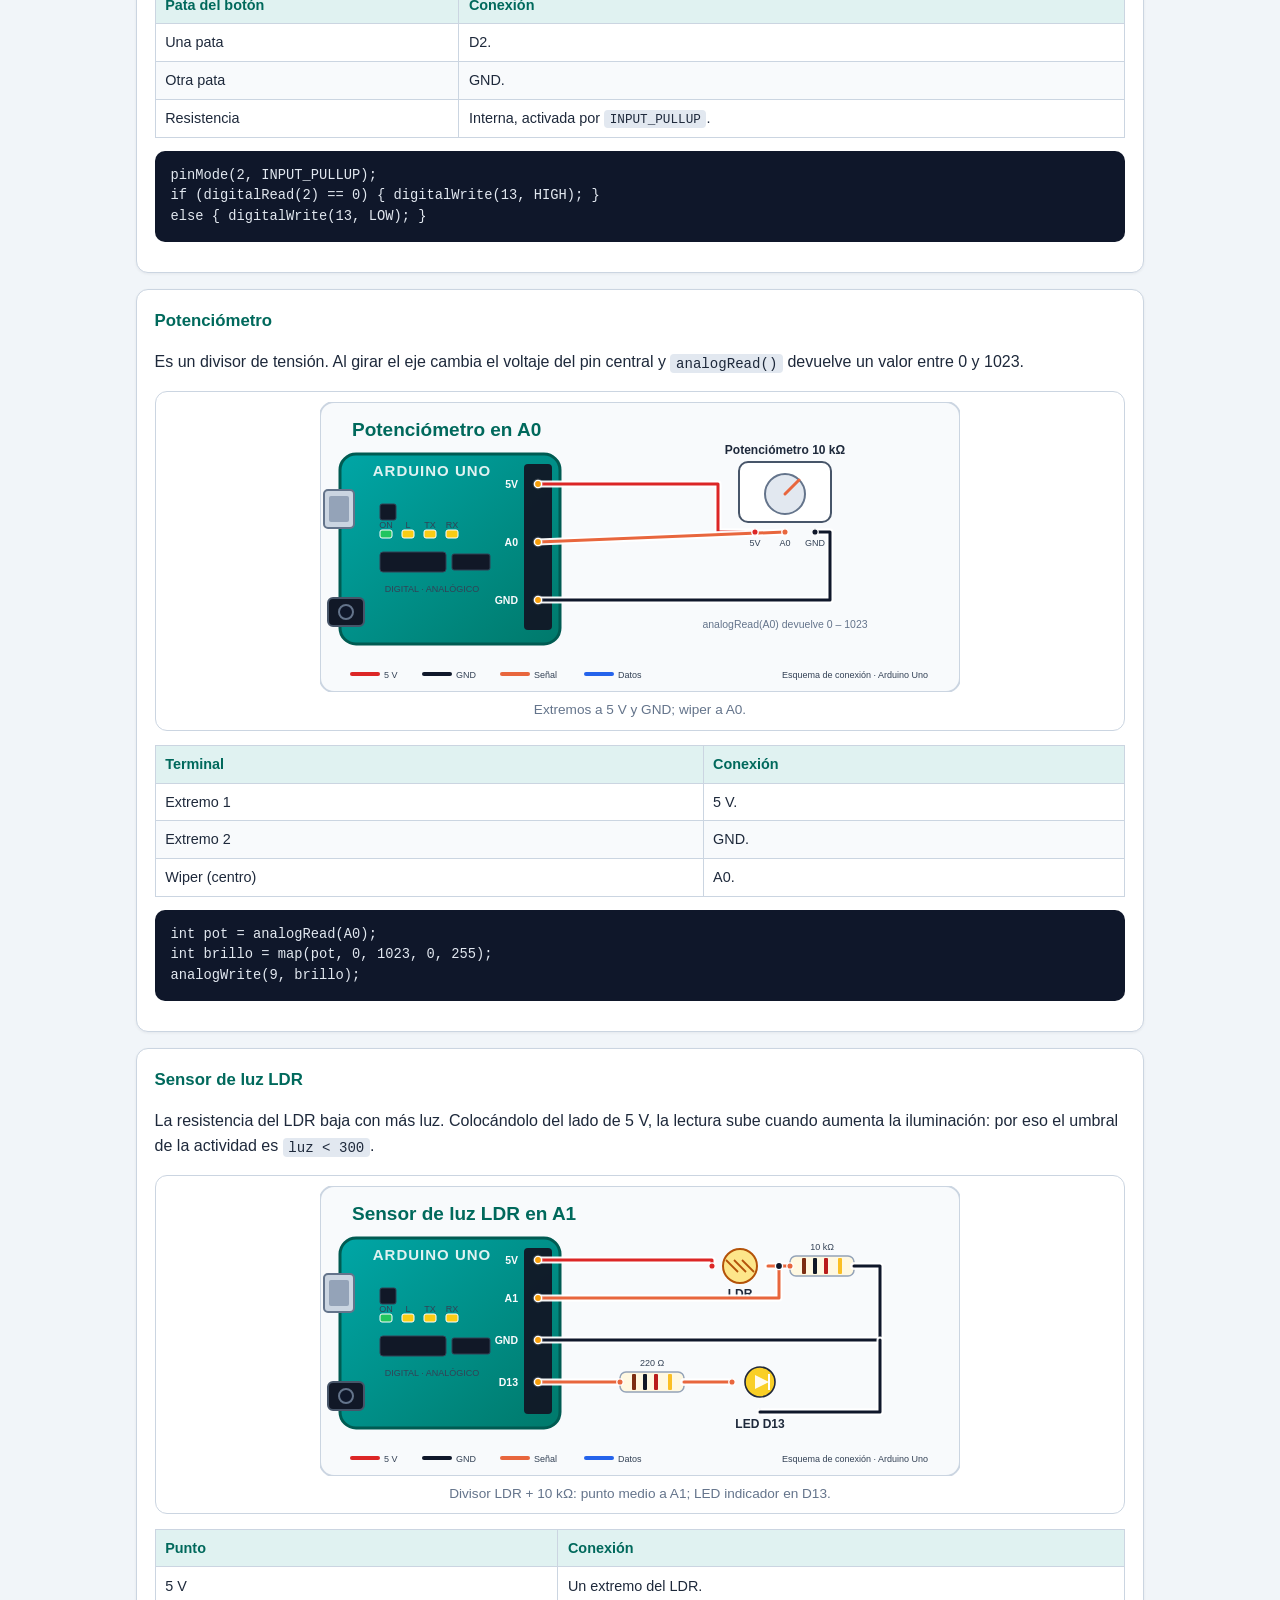
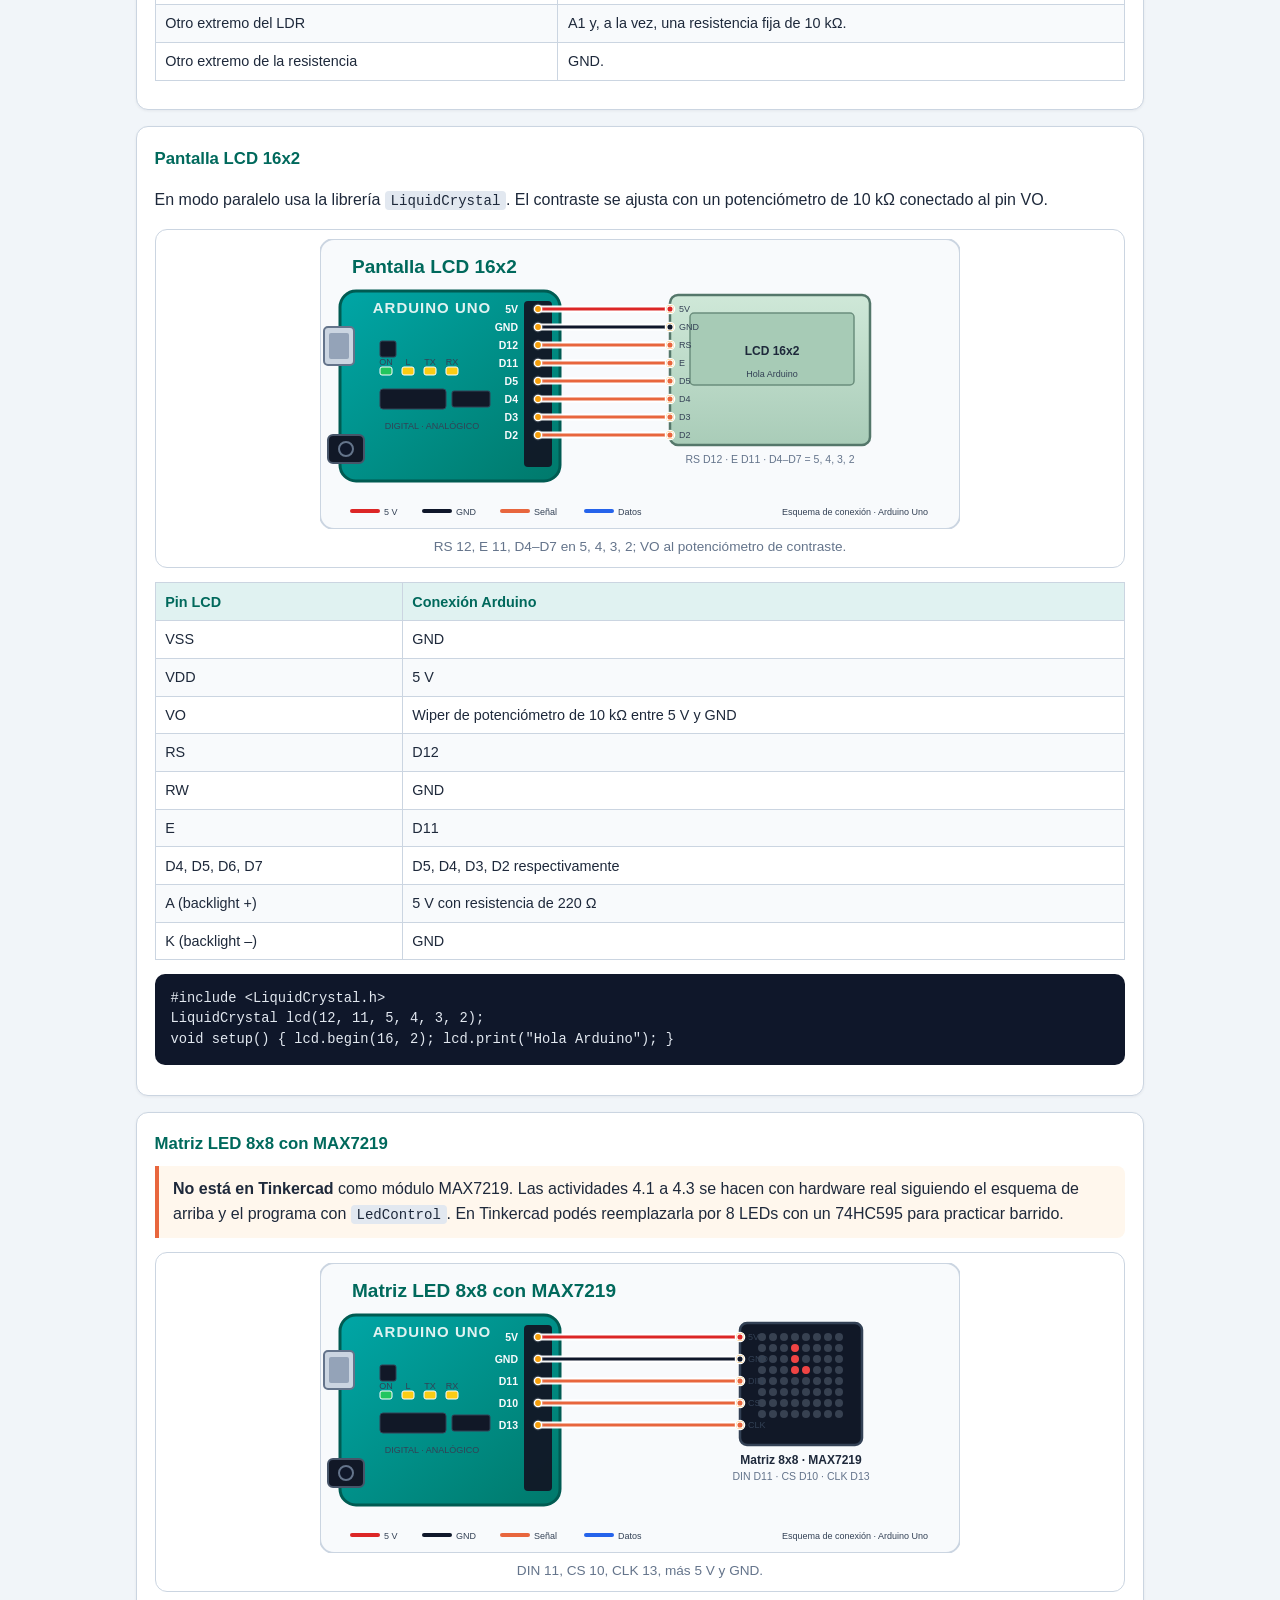
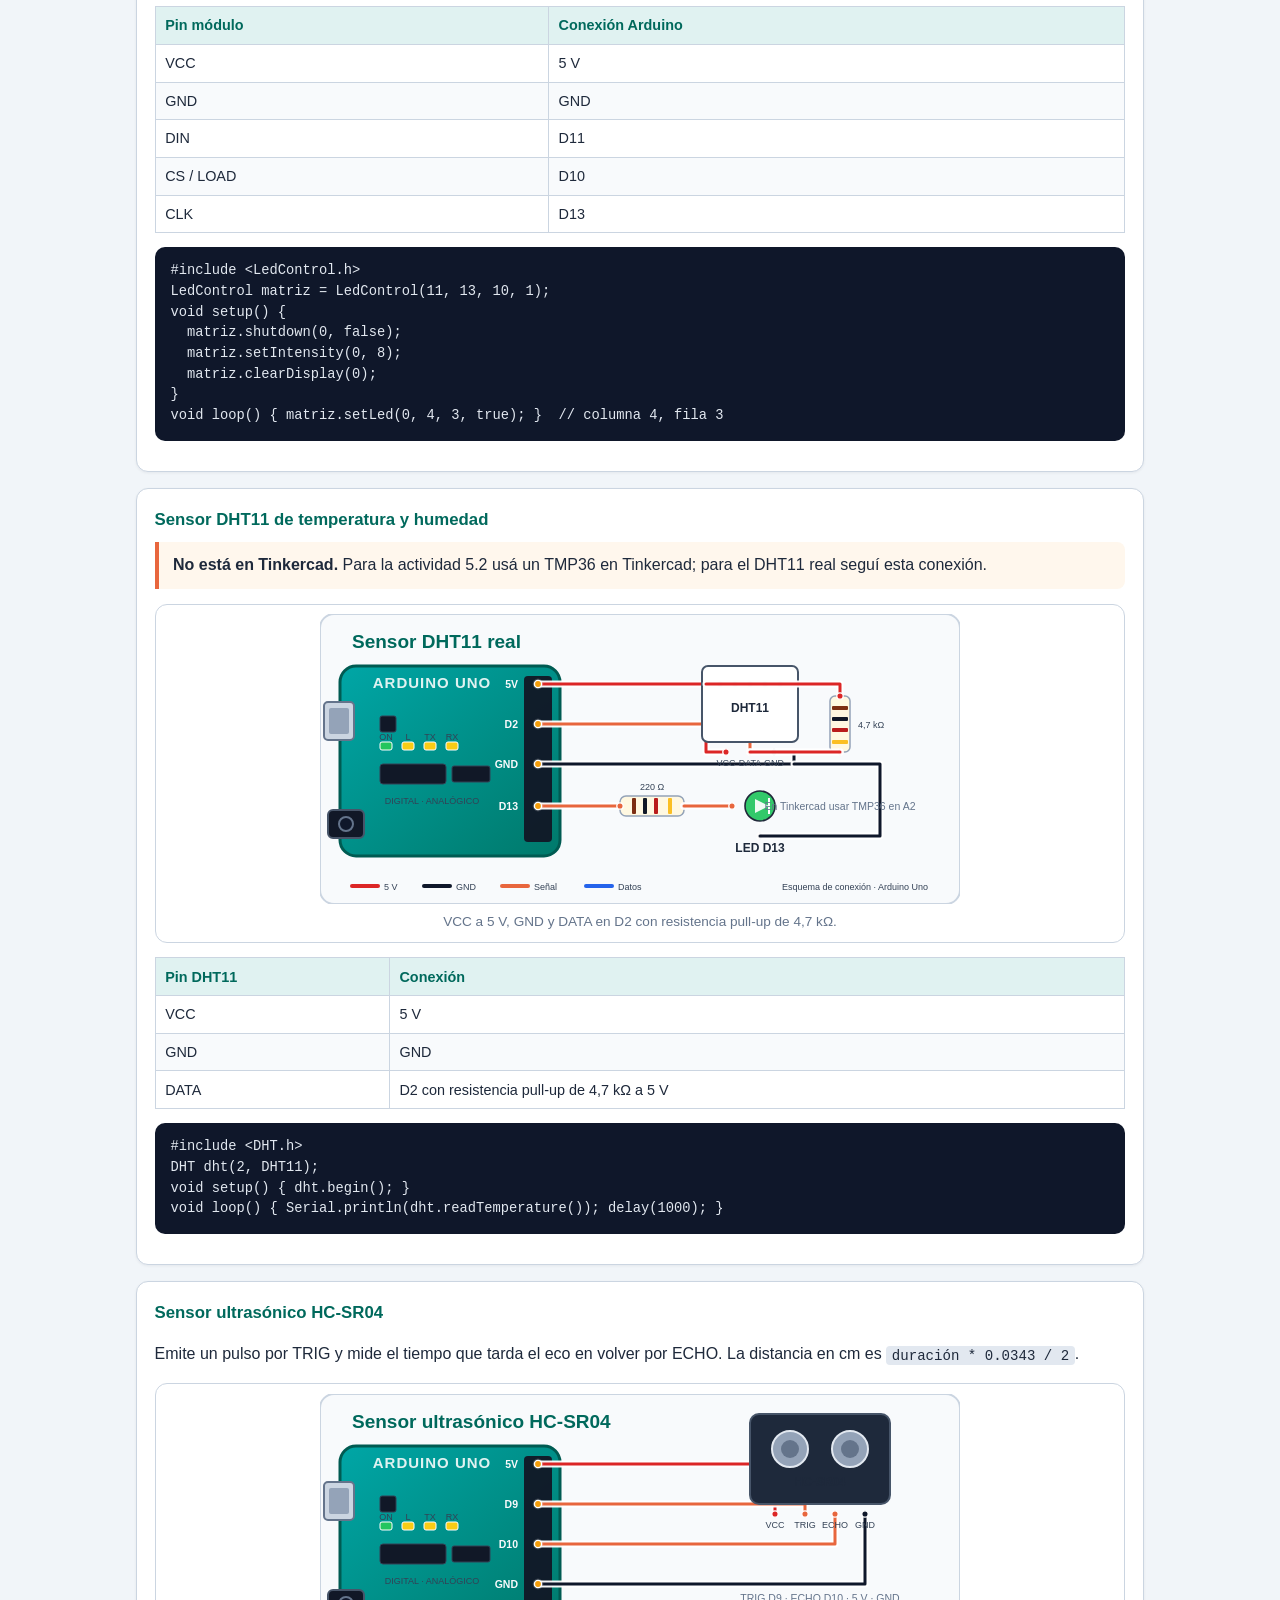
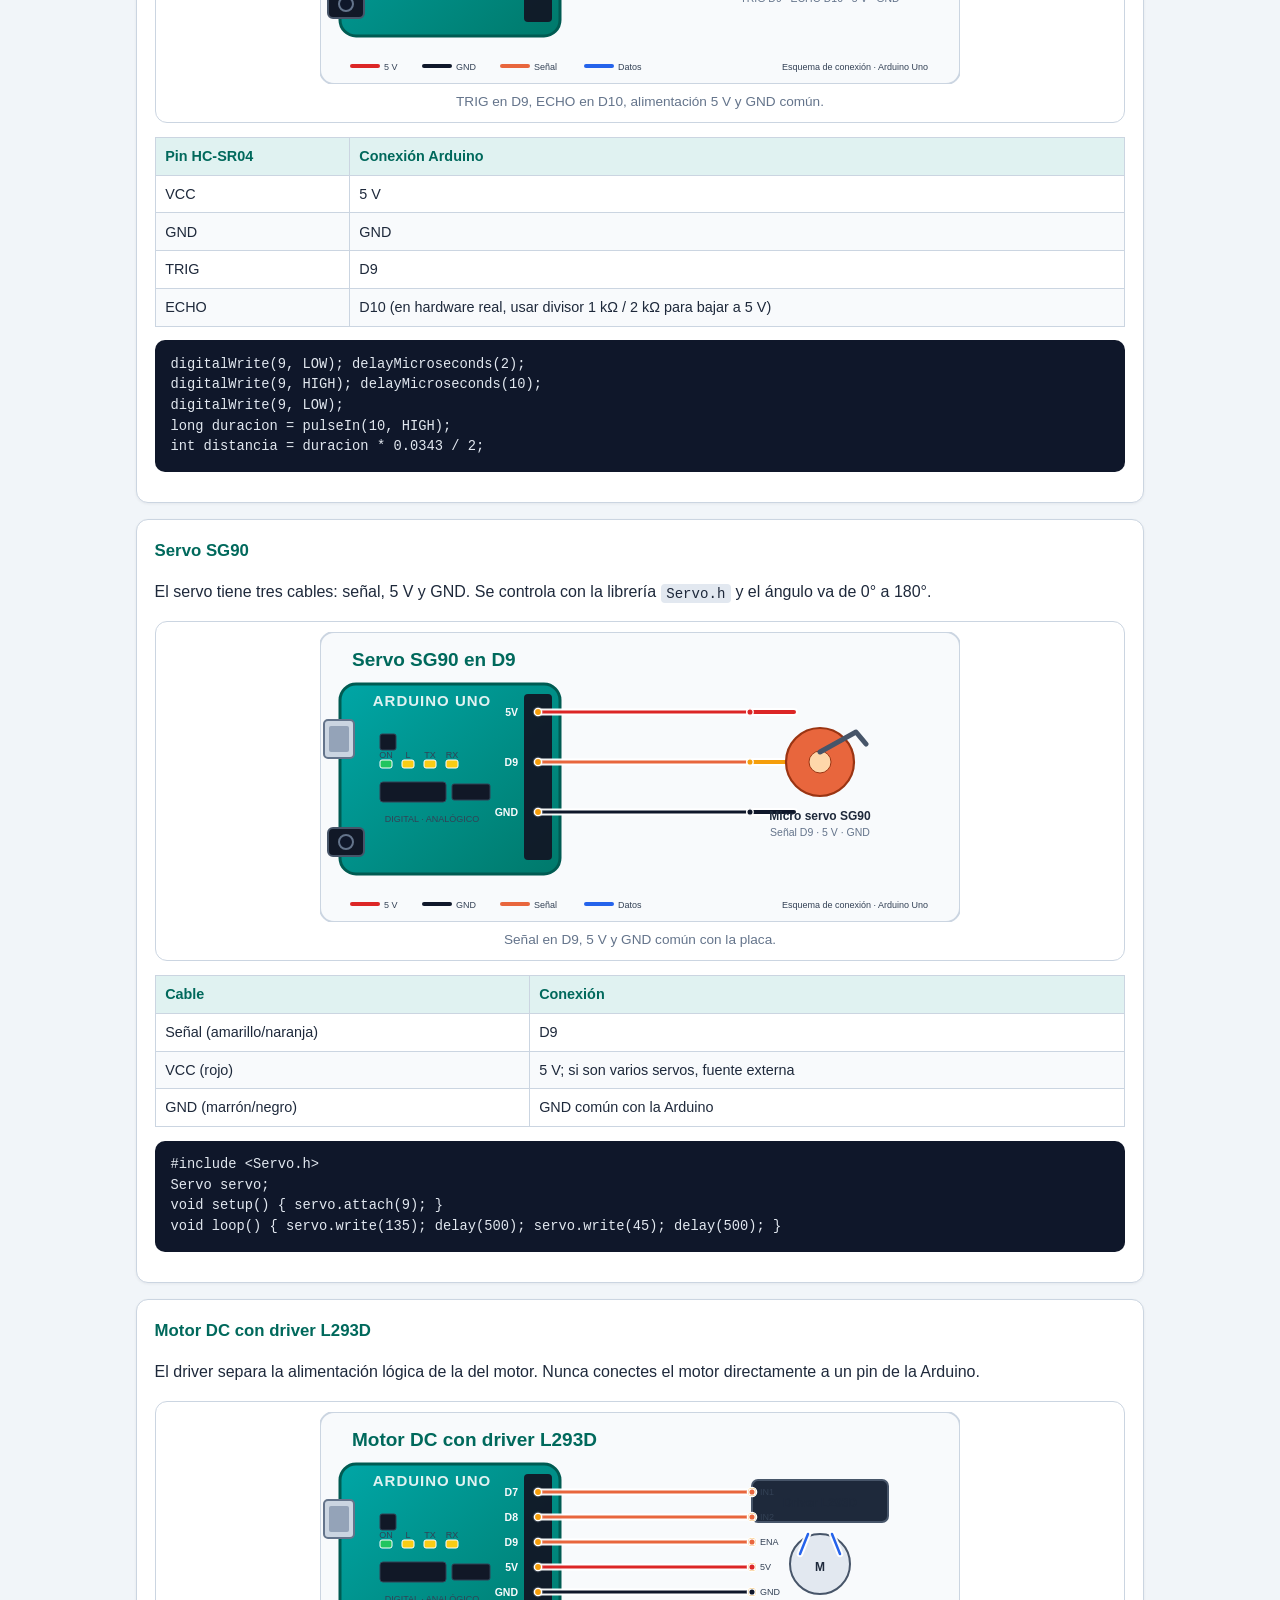
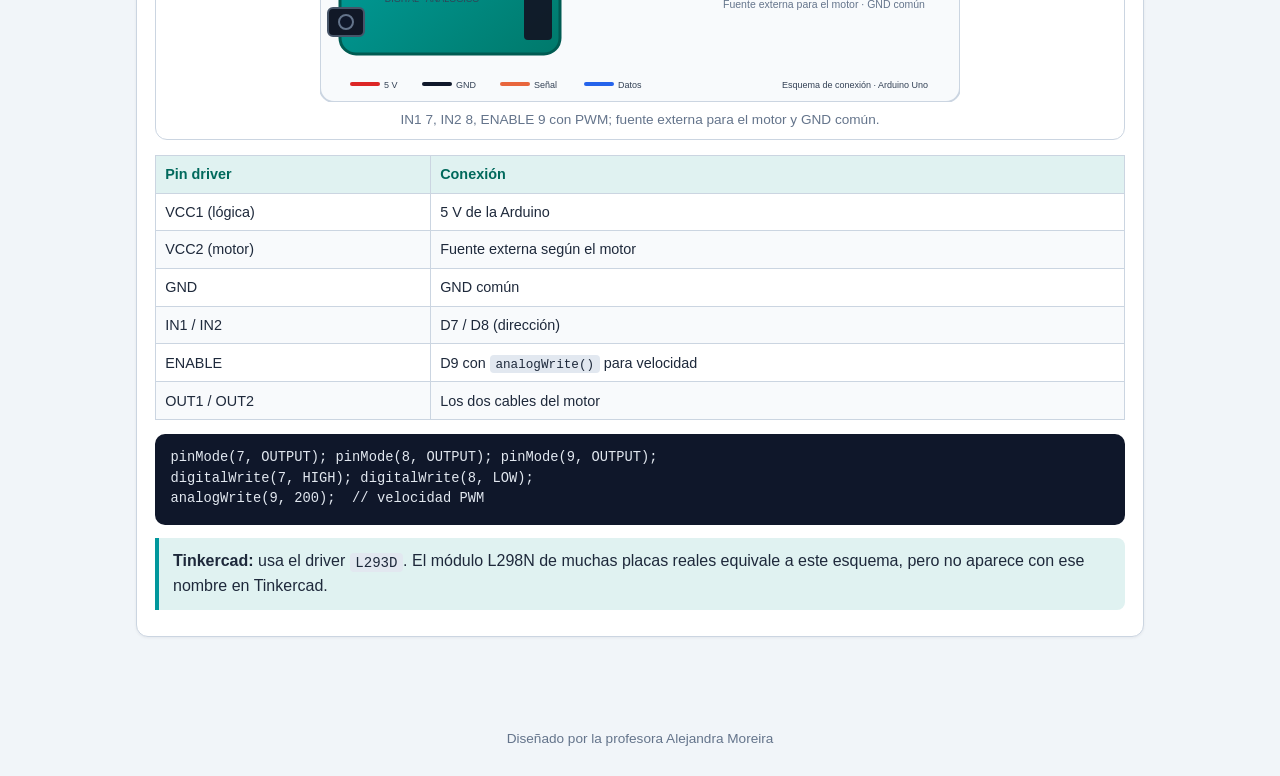
<file: guia/index.html>
<!DOCTYPE html>
<html lang="es">
<head>
<meta charset="utf-8">
<meta name="viewport" content="width=device-width, initial-scale=1">
<meta name="description" content="Guía de Teoría de Arduino: sketch, digital, analógico, LCD, matriz, sensores y robótica.">
<title>Guía de Teoría · Arduino</title>
<link rel="stylesheet" href="../estilos.css">
</head>
<body>
<header class="hero">
  <h1>Guía de Teoría · Arduino Uno</h1>
  <p>Conceptos esenciales de programación y electrónica aplicados a Arduino, con esquemas de conexión para armar cada circuito y probarlo en Tinkercad o en hardware real.</p>
  <p class="volver"><a href="../index.html">← Volver a la ejercitación</a></p>
</header>
<nav class="nav-guias" aria-label="Temas">
  <a href="#sketch">Sketch</a>
  <a href="#digital">Digital</a>
  <a href="#analogico">Analógico</a>
  <a href="#lcd">LCD</a>
  <a href="#matriz">Matriz</a>
  <a href="#sensores">Sensores</a>
  <a href="#robotica">Robótica</a>
  <a href="#componentes">Componentes</a>
  <a href="../tinkercad.html">Tinkercad</a>
</nav>
<main>
  <section id="sketch">
    <h2 class="seccion">1. El sketch Arduino</h2>
    <div class="card">
      <p>Un <strong>sketch</strong> es el programa que se carga en la placa. Toda estructura mínima tiene dos funciones: <code class="inline">setup()</code>, que se ejecuta una sola vez al arrancar, y <code class="inline">loop()</code>, que se repite mientras la placa esté encendida.</p>
      <pre class="codigo"><span class="kw">void</span> <span class="fn">setup</span>() {
  <span class="fn">pinMode</span>(<span class="nu">13</span>, OUTPUT);
  Serial.<span class="fn">begin</span>(<span class="nu">9600</span>);
}

<span class="kw">void</span> <span class="fn">loop</span>() {
  digitalWrite(<span class="nu">13</span>, HIGH);
  <span class="fn">delay</span>(<span class="nu">500</span>);
  digitalWrite(<span class="nu">13</span>, LOW);
  <span class="fn">delay</span>(<span class="nu">500</span>);
}</pre>
      <ul class="lista-codigo">
        <li><code class="inline">pinMode(pin, modo)</code>: define si el pin es <code class="inline">INPUT</code>, <code class="inline">OUTPUT</code> o <code class="inline">INPUT_PULLUP</code>.</li>
        <li><code class="inline">delay(ms)</code>: pausa el programa en milisegundos.</li>
        <li><code class="inline">Serial.begin(9600)</code>: abre el puerto serie para el monitor.</li>
        <li><code class="inline">Serial.print()</code> y <code class="inline">Serial.println()</code>: envían datos al monitor; la segunda agrega salto de línea.</li>
      </ul>
      <div class="concept">Tipos habituales: <code class="inline">int</code> para enteros, <code class="inline">float</code> para decimales, <code class="inline">bool</code> para verdadero/falso y <code class="inline">char</code> para caracteres.</div>
    </div>
  </section>

  <section id="digital">
    <h2 class="seccion">2. Electrónica digital</h2>
    <div class="card">
      <p>Las señales digitales tienen dos estados: <code class="inline">HIGH</code> (nivel alto, cerca de 5 V) y <code class="inline">LOW</code> (nivel bajo, 0 V). Con <code class="inline">digitalWrite()</code> escribimos una salida; con <code class="inline">digitalRead()</code> leemos una entrada.</p>
      <pre class="codigo"><span class="kw">void</span> <span class="fn">setup</span>() {
  pinMode(<span class="nu">2</span>, INPUT_PULLUP);
  pinMode(<span class="nu">13</span>, OUTPUT);
}

<span class="kw">void</span> <span class="fn">loop</span>() {
  <span class="kw">int</span> boton = <span class="fn">digitalRead</span>(<span class="nu">2</span>);
  <span class="kw">if</span> (boton == <span class="nu">0</span>) {
    digitalWrite(<span class="nu">13</span>, HIGH);
  } <span class="kw">else</span> {
    digitalWrite(<span class="nu">13</span>, LOW);
  }
}</pre>
      <div class="nota"><strong>INPUT_PULLUP.</strong> Activa una resistencia interna: el pin queda en <code class="inline">HIGH</code> cuando el botón está suelto y pasa a <code class="inline">LOW</code> al presionarse. Por eso la comparación es con 0.</div>
      <p>Para un semáforo con tres LEDs se enciende uno y se apagan los otros dos. Nunca deben quedar dos salidas altas al mismo tiempo si representamos estados excluyentes.</p>
    </div>
  </section>

  <section id="analogico">
    <h2 class="seccion">3. Electrónica analógica y PWM</h2>
    <div class="card">
      <p><code class="inline">analogRead()</code> lee un voltaje continuo y devuelve un valor entre 0 y 1023 porque el conversor es de 10 bits. <code class="inline">map()</code> transforma ese rango a otro más cómodo.</p>
      <pre class="codigo"><span class="kw">int</span> pot = <span class="fn">analogRead</span>(A0);
<span class="kw">int</span> brillo = <span class="fn">map</span>(pot, <span class="nu">0</span>, <span class="nu">1023</span>, <span class="nu">0</span>, <span class="nu">255</span>);
<span class="fn">analogWrite</span>(<span class="nu">9</span>, brillo);</pre>
      <p><code class="inline">analogWrite()</code> no genera un voltaje continuo real: usa <strong>PWM</strong>, una señal cuadrada con ciclo activo variable. En los pines 3, 5, 6, 9, 10 y 11 de la Uno permite controlar brillo o velocidad.</p>
      <div class="concept"><code class="inline">constrain(valor, minimo, maximo)</code> limita una lectura para que no se salga del rango esperado. Es útil antes de aplicar <code class="inline">analogWrite()</code>.</div>
    </div>
  </section>

  <section id="lcd">
    <h2 class="seccion">4. Pantalla LCD 16x2</h2>
    <div class="card">
      <p>Una LCD de 16 columnas y 2 filas muestra caracteres en posiciones fijas. Se inicializa con <code class="inline">lcd.begin(16, 2)</code>. Las filas se numeran 0 y 1; las columnas, de 0 a 15.</p>
      <pre class="codigo">lcd.<span class="fn">begin</span>(<span class="nu">16</span>, <span class="nu">2</span>);
lcd.<span class="fn">print</span>(<span class="st">"Hola Arduino"</span>);
lcd.<span class="fn">setCursor</span>(<span class="nu">0</span>, <span class="nu">1</span>);
lcd.<span class="fn">print</span>(<span class="st">"LCD lista"</span>);</pre>
      <p><code class="inline">lcd.setCursor(columna, fila)</code>: primero la columna, después la fila. <code class="inline">lcd.clear()</code> borra toda la pantalla y vuelve el cursor a la posición inicial.</p>
      <div class="nota">En hardware real, el contraste se ajusta con un potenciómetro conectado al pin VO. Si no se ve texto, girá el potenciómetro antes de cambiar el cableado.</div>
    </div>
  </section>

  <section id="matriz">
    <h2 class="seccion">5. Matriz LED 8x8</h2>
    <div class="card">
      <p>La matriz tiene 64 LEDs organizados en 8 filas y 8 columnas. Con el módulo MAX7219 real se usa la librería <code class="inline">LedControl</code> y la orden <code class="inline">matriz.setLed(0, fila, columna, true)</code>. Ambos índices van de 0 a 7.</p>
      <pre class="codigo"><span class="kw">#include</span> &lt;LedControl.h&gt;
LedControl matriz = LedControl(<span class="nu">11</span>, <span class="nu">13</span>, <span class="nu">10</span>, <span class="nu">1</span>);
matriz.<span class="fn">shutdown</span>(<span class="nu">0</span>, <span class="kw">false</span>);
matriz.<span class="fn">clearDisplay</span>(<span class="nu">0</span>);
<span class="kw">for</span> (<span class="kw">int</span> x = <span class="nu">0</span>; x &lt; <span class="nu">8</span>; x = x + <span class="nu">1</span>) {
  matriz.<span class="fn">setLed</span>(<span class="nu">0</span>, <span class="nu">3</span>, x, <span class="kw">true</span>);
  <span class="fn">delay</span>(<span class="nu">100</span>);
  matriz.<span class="fn">setLed</span>(<span class="nu">0</span>, <span class="nu">3</span>, x, <span class="kw">false</span>);
}</pre>
      <p>Una animación es una sucesión de <strong>frames</strong>. Cada frame limpia la matriz, dibuja una figura y espera un breve tiempo. La librería envía los puntos por SPI usando DIN, CLK y CS.</p>
    </div>
  </section>

  <section id="sensores">
    <h2 class="seccion">6. Sensores</h2>
    <div class="card">
      <p>Un sensor convierte una magnitud física en una señal eléctrica. En Arduino, los sensores analógicos se leen con <code class="inline">analogRead()</code> y los digitales con <code class="inline">digitalRead()</code>.</p>
      <ul class="lista-codigo">
        <li><strong>LDR:</strong> resistencia que cambia con la luz; con el LDR del lado de 5 V, la lectura de <code class="inline">A1</code> sube cuando hay más iluminación.</li>
        <li><strong>DHT11:</strong> temperatura y humedad por un pin digital; se conecta en <code class="inline">D2</code> y se lee con la librería <code class="inline">DHT.h</code>.</li>
        <li><strong>HC-SR04:</strong> distancia por ultrasonido; dispara el pulso por <code class="inline">D9</code> y mide el eco en <code class="inline">D10</code> con <code class="inline">pulseIn()</code>.</li>
      </ul>
      <p>Un <strong>umbral</strong> es un valor límite: si la lectura lo supera o cae por debajo, se activa una acción. Para reducir ruido se puede <strong>promediar</strong> varias lecturas:</p>
      <pre class="codigo"><span class="kw">long</span> duracion = <span class="fn">pulseIn</span>(<span class="nu">10</span>, HIGH);
<span class="kw">int</span> distancia = duracion * <span class="nu">0.0343</span> / <span class="nu">2</span>;
<span class="kw">int</span> suma = <span class="nu">0</span>;
<span class="kw">for</span> (<span class="kw">int</span> i = <span class="nu">0</span>; i &lt; <span class="nu">3</span>; i = i + <span class="nu">1</span>) {
  suma = suma + distancia;
}
<span class="kw">int</span> promedio = suma / <span class="nu">3</span>;</pre>
      <div class="nota"><strong>Tinkercad:</strong> no incluye el sensor DHT11. Para probar la actividad 5.2 en Tinkercad, usá un sensor de temperatura TMP36 en <code class="inline">A2</code> y la fórmula <code class="inline">temperatura = (lectura * 5.0 / 1023 - 0.5) * 100</code>. El DHT11 real se conecta y programa más abajo, en «Componentes y conexiones».</div>
    </div>
  </section>

  <section id="robotica">
    <h2 class="seccion">7. Robótica: servo, motor y estados</h2>
    <div class="card">
      <p>Un <strong>servo</strong> se mueve a una posición angular: <code class="inline">servo.write(90)</code> lo coloca en 90°. Un <strong>motor con driver</strong> se controla con una señal de dirección y una señal PWM de velocidad.</p>
      <pre class="codigo"><span class="kw">#include</span> &lt;Servo.h&gt;
Servo servo;
servo.<span class="fn">attach</span>(<span class="nu">9</span>);
servo.<span class="fn">write</span>(<span class="nu">45</span>);
digitalWrite(<span class="nu">7</span>, HIGH);
digitalWrite(<span class="nu">8</span>, LOW);
analogWrite(<span class="nu">9</span>, <span class="nu">200</span>);</pre>
      <p>Un robot sencillo puede describirse con una <strong>máquina de estados</strong>: cada estado define una acción y una condición para pasar a otro. Por ejemplo: estado 0 = esperar, estado 1 = avanzar. Usar una variable <code class="inline">int estado</code> evita encadenar condiciones confusas.</p>
      <div class="concept"><strong>Proyecto integrador:</strong> leer un sensor, decidir con un umbral, mostrar el valor en la LCD, mover un servo y avisar con un LED. Ese patrón —entrada, decisión, salida y comunicación— aparece en casi todos los sistemas robóticos.</div>
    </div>
  </section>

  <section id="componentes">
    <h2 class="seccion">8. Teoría y conexión de cada elemento</h2>
    <p class="consigna">Estas tablas son la referencia para armar el circuito real o el virtual. En Tinkercad los nombres de los componentes pueden variar; buscalos por «Arduino Uno», «LED», «pushbutton», «potentiometer», «photoresistor», «LCD 16x2», «ultrasonic sensor», «micro servo» y «L293D».</p>
    <div class="concept"><strong>Convención de colores:</strong> rojo = 5 V, negro/marrón = GND, amarillo/naranja = señal. Todos los módulos deben compartir masa con la Arduino. Nunca alimentes un motor directamente desde un pin de la placa.</div>

    <div class="card">
      <h3>Arduino Uno</h3>
      <p>La placa tiene 14 pines digitales (D0–D13, algunos con PWM), 6 entradas analógicas (A0–A5), regulares 5 V y 3,3 V y varios pines GND. El LED integrado está en D13.</p>
      <figure class="figura-circuito"><img src="../diagramas/arduino.svg" alt="Conexión: Recursos de la placa: pines digitales, analógicos, 5 V y GND."><figcaption>Recursos de la placa: pines digitales, analógicos, 5 V y GND.</figcaption></figure>
      <div class="tabla"><table>
        <thead><tr><th>Recurso</th><th>Uso habitual en este curso</th></tr></thead>
        <tbody>
          <tr><td>D0–D13</td><td>Entradas/salidas digitales; PWM en 3, 5, 6, 9, 10 y 11.</td></tr>
          <tr><td>A0–A5</td><td>Lecturas analógicas de 0 a 1023. También se usan como digitales.</td></tr>
          <tr><td>5 V / GND</td><td>Alimentación de sensores y módulos. Compartir GND es obligatorio.</td></tr>
          <tr><td>USB</td><td>Alimentación y carga del sketch desde el IDE o Tinkercad.</td></tr>
        </tbody>
      </table></div>
    </div>

    <div class="card">
      <h3>LED</h3>
      <p>Un LED solo conduce en un sentido: la pata larga es el ánodo (+) y la corta el cátodo (–). Siempre lleva una resistencia en serie para limitar la corriente.</p>
      <figure class="figura-circuito"><img src="../diagramas/led.svg" alt="Conexión: Ánodo a D13 con resistencia de 220 Ω.  cátodo a GND."><figcaption>Ánodo a D13 con resistencia de 220 Ω; cátodo a GND.</figcaption></figure>
      <div class="tabla"><table>
        <thead><tr><th>Pata</th><th>Conexión</th></tr></thead>
        <tbody>
          <tr><td>Ánodo (larga)</td><td>D13 a través de una resistencia de 220 Ω.</td></tr>
          <tr><td>Cátodo (corta)</td><td>GND.</td></tr>
        </tbody>
      </table></div>
      <pre class="codigo">pinMode(13, OUTPUT);
digitalWrite(13, HIGH);  // enciende
delay(500);
digitalWrite(13, LOW);   // apaga</pre>
    </div>

    <div class="card">
      <h3>Botón pulsador</h3>
      <p>Con <code class="inline">INPUT_PULLUP</code> no hace falta resistencia externa: el pin queda en <code class="inline">HIGH</code> y baja a <code class="inline">LOW</code> cuando se presiona.</p>
      <figure class="figura-circuito"><img src="../diagramas/boton.svg" alt="Conexión: Botón entre D2 y GND con INPUT_PULLUP.  LED de salida en D13."><figcaption>Botón entre D2 y GND con INPUT_PULLUP; LED de salida en D13.</figcaption></figure>
      <div class="tabla"><table>
        <thead><tr><th>Pata del botón</th><th>Conexión</th></tr></thead>
        <tbody>
          <tr><td>Una pata</td><td>D2.</td></tr>
          <tr><td>Otra pata</td><td>GND.</td></tr>
          <tr><td>Resistencia</td><td>Interna, activada por <code class="inline">INPUT_PULLUP</code>.</td></tr>
        </tbody>
      </table></div>
      <pre class="codigo">pinMode(2, INPUT_PULLUP);
if (digitalRead(2) == 0) { digitalWrite(13, HIGH); }
else { digitalWrite(13, LOW); }</pre>
    </div>

    <div class="card">
      <h3>Potenciómetro</h3>
      <p>Es un divisor de tensión. Al girar el eje cambia el voltaje del pin central y <code class="inline">analogRead()</code> devuelve un valor entre 0 y 1023.</p>
      <figure class="figura-circuito"><img src="../diagramas/potenciometro.svg" alt="Conexión: Extremos a 5 V y GND.  wiper a A0."><figcaption>Extremos a 5 V y GND; wiper a A0.</figcaption></figure>
      <div class="tabla"><table>
        <thead><tr><th>Terminal</th><th>Conexión</th></tr></thead>
        <tbody>
          <tr><td>Extremo 1</td><td>5 V.</td></tr>
          <tr><td>Extremo 2</td><td>GND.</td></tr>
          <tr><td>Wiper (centro)</td><td>A0.</td></tr>
        </tbody>
      </table></div>
      <pre class="codigo">int pot = analogRead(A0);
int brillo = map(pot, 0, 1023, 0, 255);
analogWrite(9, brillo);</pre>
    </div>

    <div class="card">
      <h3>Sensor de luz LDR</h3>
      <p>La resistencia del LDR baja con más luz. Colocándolo del lado de 5 V, la lectura sube cuando aumenta la iluminación: por eso el umbral de la actividad es <code class="inline">luz &lt; 300</code>.</p>
      <figure class="figura-circuito"><img src="../diagramas/ldr.svg" alt="Conexión: Divisor LDR + 10 kΩ: punto medio a A1.  LED indicador en D13."><figcaption>Divisor LDR + 10 kΩ: punto medio a A1; LED indicador en D13.</figcaption></figure>
      <div class="tabla"><table>
        <thead><tr><th>Punto</th><th>Conexión</th></tr></thead>
        <tbody>
          <tr><td>5 V</td><td>Un extremo del LDR.</td></tr>
          <tr><td>Otro extremo del LDR</td><td>A1 y, a la vez, una resistencia fija de 10 kΩ.</td></tr>
          <tr><td>Otro extremo de la resistencia</td><td>GND.</td></tr>
        </tbody>
      </table></div>
    </div>

    <div class="card">
      <h3>Pantalla LCD 16x2</h3>
      <p>En modo paralelo usa la librería <code class="inline">LiquidCrystal</code>. El contraste se ajusta con un potenciómetro de 10 kΩ conectado al pin VO.</p>
      <figure class="figura-circuito"><img src="../diagramas/lcd.svg" alt="Conexión: RS 12, E 11, D4–D7 en 5, 4, 3, 2.  VO al potenciómetro de contraste."><figcaption>RS 12, E 11, D4–D7 en 5, 4, 3, 2; VO al potenciómetro de contraste.</figcaption></figure>
      <div class="tabla"><table>
        <thead><tr><th>Pin LCD</th><th>Conexión Arduino</th></tr></thead>
        <tbody>
          <tr><td>VSS</td><td>GND</td></tr>
          <tr><td>VDD</td><td>5 V</td></tr>
          <tr><td>VO</td><td>Wiper de potenciómetro de 10 kΩ entre 5 V y GND</td></tr>
          <tr><td>RS</td><td>D12</td></tr>
          <tr><td>RW</td><td>GND</td></tr>
          <tr><td>E</td><td>D11</td></tr>
          <tr><td>D4, D5, D6, D7</td><td>D5, D4, D3, D2 respectivamente</td></tr>
          <tr><td>A (backlight +)</td><td>5 V con resistencia de 220 Ω</td></tr>
          <tr><td>K (backlight –)</td><td>GND</td></tr>
        </tbody>
      </table></div>
      <pre class="codigo">#include &lt;LiquidCrystal.h&gt;
LiquidCrystal lcd(12, 11, 5, 4, 3, 2);
void setup() { lcd.begin(16, 2); lcd.print("Hola Arduino"); }</pre>
    </div>

    <div class="card">
      <h3>Matriz LED 8x8 con MAX7219</h3>
      <div class="nota"><strong>No está en Tinkercad</strong> como módulo MAX7219. Las actividades 4.1 a 4.3 se hacen con hardware real siguiendo el esquema de arriba y el programa con <code class="inline">LedControl</code>. En Tinkercad podés reemplazarla por 8 LEDs con un 74HC595 para practicar barrido.</div>
      <figure class="figura-circuito"><img src="../diagramas/matriz.svg" alt="Conexión: DIN 11, CS 10, CLK 13, más 5 V y GND."><figcaption>DIN 11, CS 10, CLK 13, más 5 V y GND.</figcaption></figure>
      <div class="tabla"><table>
        <thead><tr><th>Pin módulo</th><th>Conexión Arduino</th></tr></thead>
        <tbody>
          <tr><td>VCC</td><td>5 V</td></tr>
          <tr><td>GND</td><td>GND</td></tr>
          <tr><td>DIN</td><td>D11</td></tr>
          <tr><td>CS / LOAD</td><td>D10</td></tr>
          <tr><td>CLK</td><td>D13</td></tr>
        </tbody>
      </table></div>
      <pre class="codigo">#include &lt;LedControl.h&gt;
LedControl matriz = LedControl(11, 13, 10, 1);
void setup() {
  matriz.shutdown(0, false);
  matriz.setIntensity(0, 8);
  matriz.clearDisplay(0);
}
void loop() { matriz.setLed(0, 4, 3, true); }  // columna 4, fila 3</pre>
    </div>

    <div class="card">
      <h3>Sensor DHT11 de temperatura y humedad</h3>
      <div class="nota"><strong>No está en Tinkercad.</strong> Para la actividad 5.2 usá un TMP36 en Tinkercad; para el DHT11 real seguí esta conexión.</div>
      <figure class="figura-circuito"><img src="../diagramas/dht.svg" alt="Conexión: VCC a 5 V, GND y DATA en D2 con resistencia pull-up de 4,7 kΩ."><figcaption>VCC a 5 V, GND y DATA en D2 con resistencia pull-up de 4,7 kΩ.</figcaption></figure>
      <div class="tabla"><table>
        <thead><tr><th>Pin DHT11</th><th>Conexión</th></tr></thead>
        <tbody>
          <tr><td>VCC</td><td>5 V</td></tr>
          <tr><td>GND</td><td>GND</td></tr>
          <tr><td>DATA</td><td>D2 con resistencia pull-up de 4,7 kΩ a 5 V</td></tr>
        </tbody>
      </table></div>
      <pre class="codigo">#include &lt;DHT.h&gt;
DHT dht(2, DHT11);
void setup() { dht.begin(); }
void loop() { Serial.println(dht.readTemperature()); delay(1000); }</pre>
    </div>

    <div class="card">
      <h3>Sensor ultrasónico HC-SR04</h3>
      <p>Emite un pulso por TRIG y mide el tiempo que tarda el eco en volver por ECHO. La distancia en cm es <code class="inline">duración * 0.0343 / 2</code>.</p>
      <figure class="figura-circuito"><img src="../diagramas/ultrasonido.svg" alt="Conexión: TRIG en D9, ECHO en D10, alimentación 5 V y GND común."><figcaption>TRIG en D9, ECHO en D10, alimentación 5 V y GND común.</figcaption></figure>
      <div class="tabla"><table>
        <thead><tr><th>Pin HC-SR04</th><th>Conexión Arduino</th></tr></thead>
        <tbody>
          <tr><td>VCC</td><td>5 V</td></tr>
          <tr><td>GND</td><td>GND</td></tr>
          <tr><td>TRIG</td><td>D9</td></tr>
          <tr><td>ECHO</td><td>D10 (en hardware real, usar divisor 1 kΩ / 2 kΩ para bajar a 5 V)</td></tr>
        </tbody>
      </table></div>
      <pre class="codigo">digitalWrite(9, LOW); delayMicroseconds(2);
digitalWrite(9, HIGH); delayMicroseconds(10);
digitalWrite(9, LOW);
long duracion = pulseIn(10, HIGH);
int distancia = duracion * 0.0343 / 2;</pre>
    </div>

    <div class="card">
      <h3>Servo SG90</h3>
      <p>El servo tiene tres cables: señal, 5 V y GND. Se controla con la librería <code class="inline">Servo.h</code> y el ángulo va de 0° a 180°.</p>
      <figure class="figura-circuito"><img src="../diagramas/servo.svg" alt="Conexión: Señal en D9, 5 V y GND común con la placa."><figcaption>Señal en D9, 5 V y GND común con la placa.</figcaption></figure>
      <div class="tabla"><table>
        <thead><tr><th>Cable</th><th>Conexión</th></tr></thead>
        <tbody>
          <tr><td>Señal (amarillo/naranja)</td><td>D9</td></tr>
          <tr><td>VCC (rojo)</td><td>5 V; si son varios servos, fuente externa</td></tr>
          <tr><td>GND (marrón/negro)</td><td>GND común con la Arduino</td></tr>
        </tbody>
      </table></div>
      <pre class="codigo">#include &lt;Servo.h&gt;
Servo servo;
void setup() { servo.attach(9); }
void loop() { servo.write(135); delay(500); servo.write(45); delay(500); }</pre>
    </div>

    <div class="card">
      <h3>Motor DC con driver L293D</h3>
      <p>El driver separa la alimentación lógica de la del motor. Nunca conectes el motor directamente a un pin de la Arduino.</p>
      <figure class="figura-circuito"><img src="../diagramas/motor.svg" alt="Conexión: IN1 7, IN2 8, ENABLE 9 con PWM.  fuente externa para el motor y GND común."><figcaption>IN1 7, IN2 8, ENABLE 9 con PWM; fuente externa para el motor y GND común.</figcaption></figure>
      <div class="tabla"><table>
        <thead><tr><th>Pin driver</th><th>Conexión</th></tr></thead>
        <tbody>
          <tr><td>VCC1 (lógica)</td><td>5 V de la Arduino</td></tr>
          <tr><td>VCC2 (motor)</td><td>Fuente externa según el motor</td></tr>
          <tr><td>GND</td><td>GND común</td></tr>
          <tr><td>IN1 / IN2</td><td>D7 / D8 (dirección)</td></tr>
          <tr><td>ENABLE</td><td>D9 con <code class="inline">analogWrite()</code> para velocidad</td></tr>
          <tr><td>OUT1 / OUT2</td><td>Los dos cables del motor</td></tr>
        </tbody>
      </table></div>
      <pre class="codigo">pinMode(7, OUTPUT); pinMode(8, OUTPUT); pinMode(9, OUTPUT);
digitalWrite(7, HIGH); digitalWrite(8, LOW);
analogWrite(9, 200);  // velocidad PWM</pre>
      <div class="concept"><strong>Tinkercad:</strong> usa el driver <code class="inline">L293D</code>. El módulo L298N de muchas placas reales equivale a este esquema, pero no aparece con ese nombre en Tinkercad.</div>
    </div>
  </section>
</main>
<footer>
  <p>Diseñado por la profesora Alejandra Moreira</p>
</footer>
<script src="../app.js"></script>
</body>
</html>
</file>
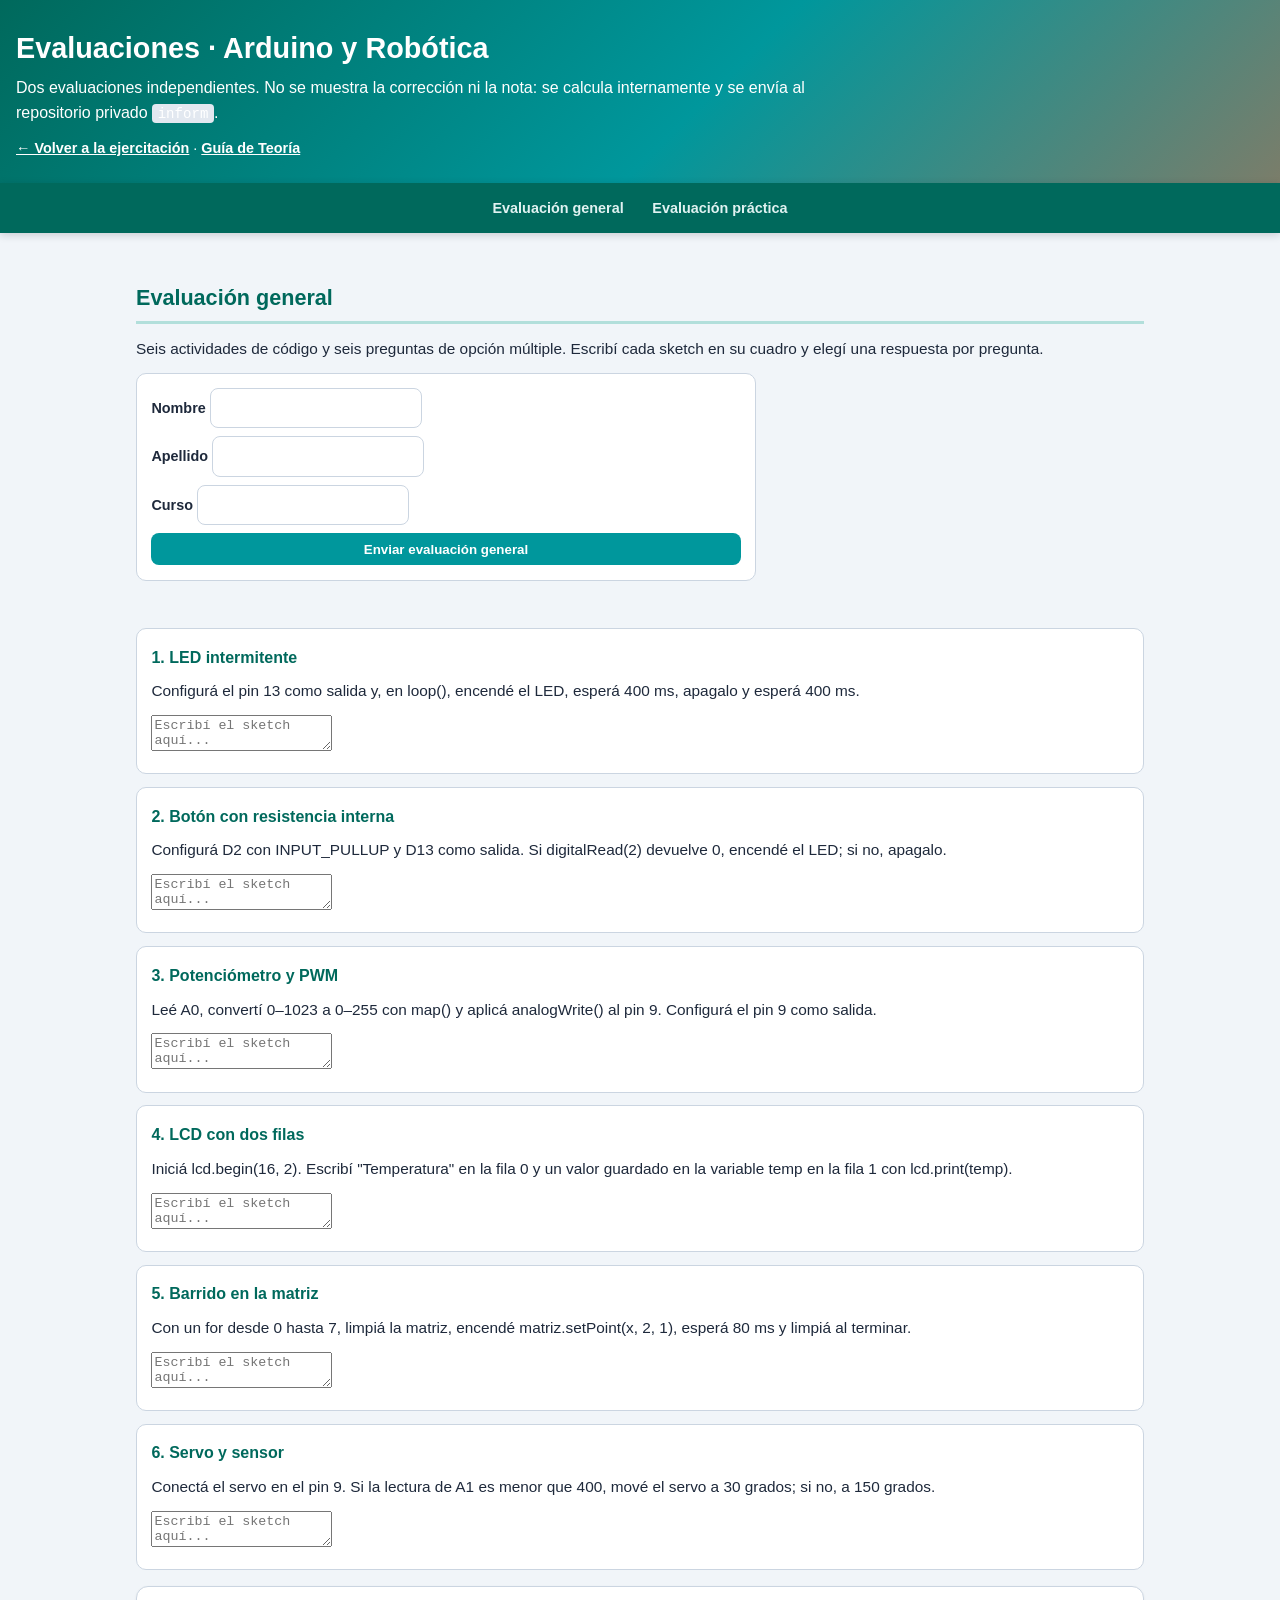
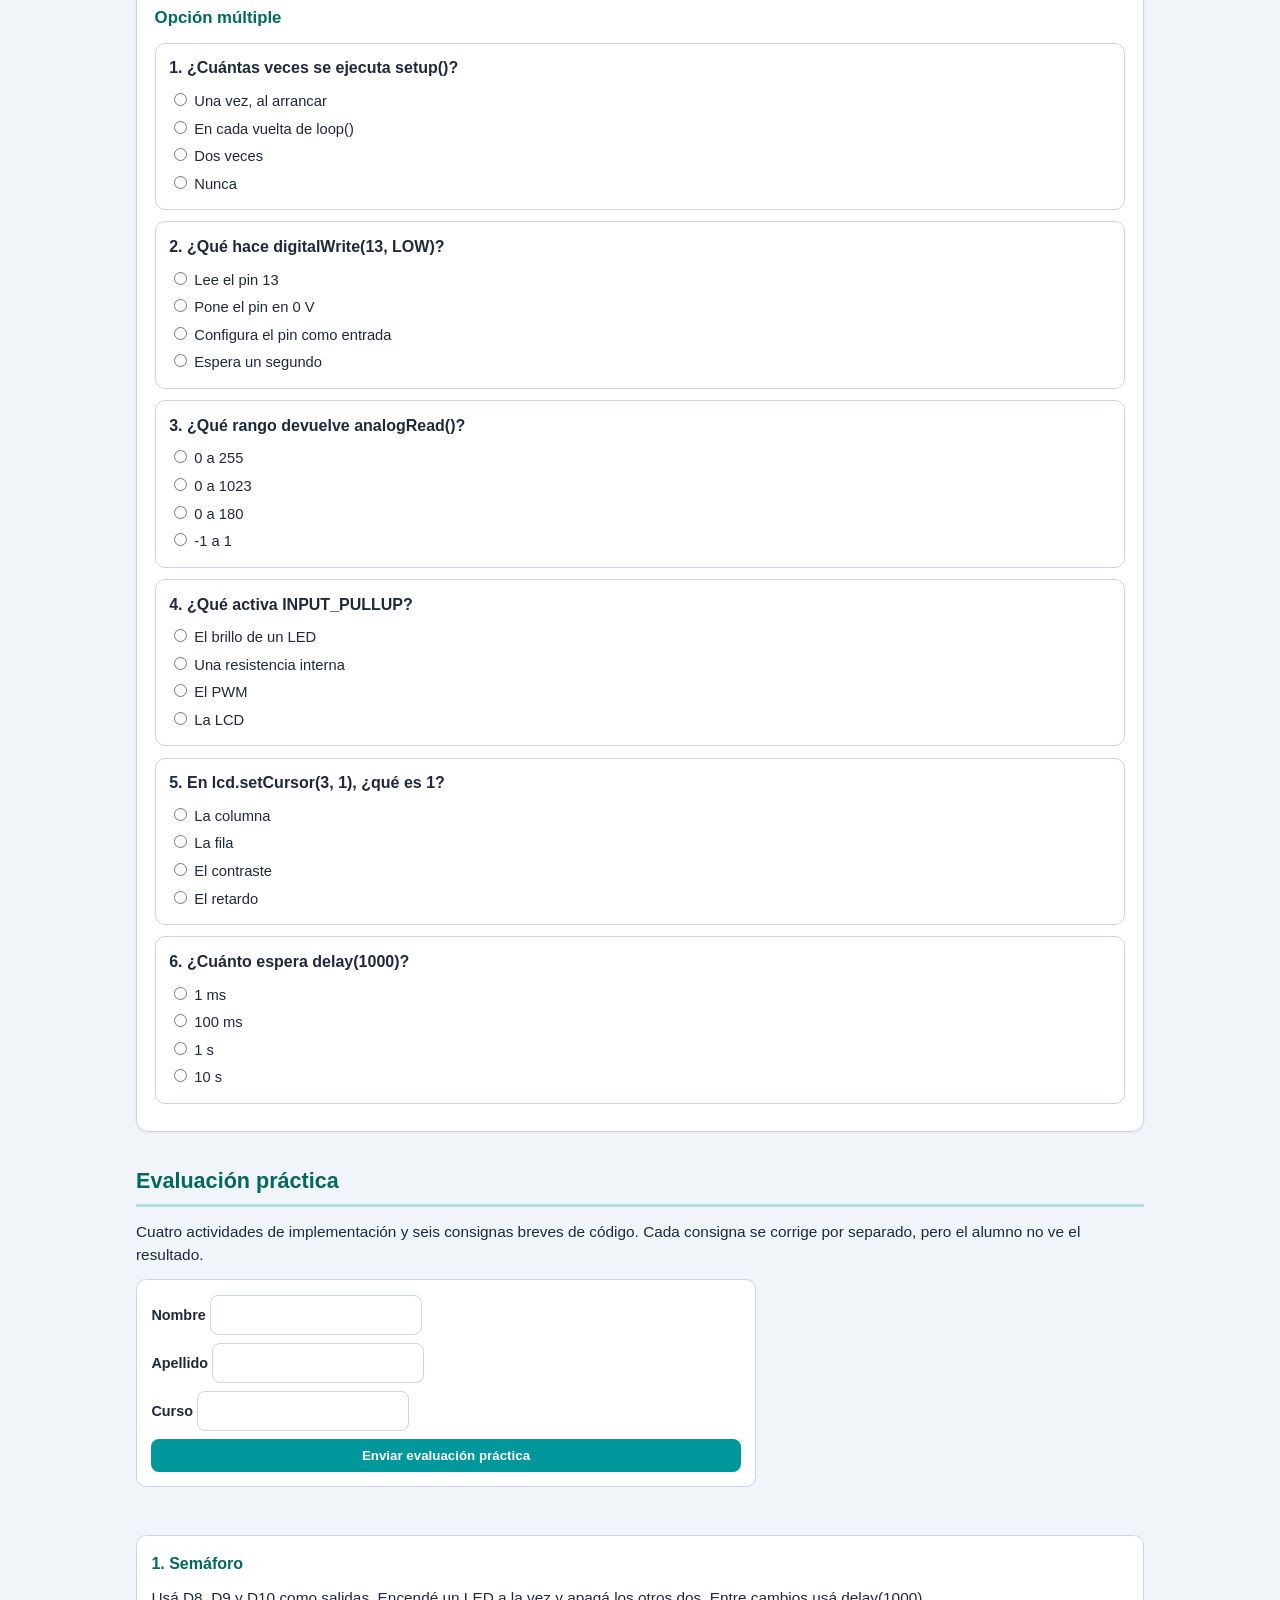
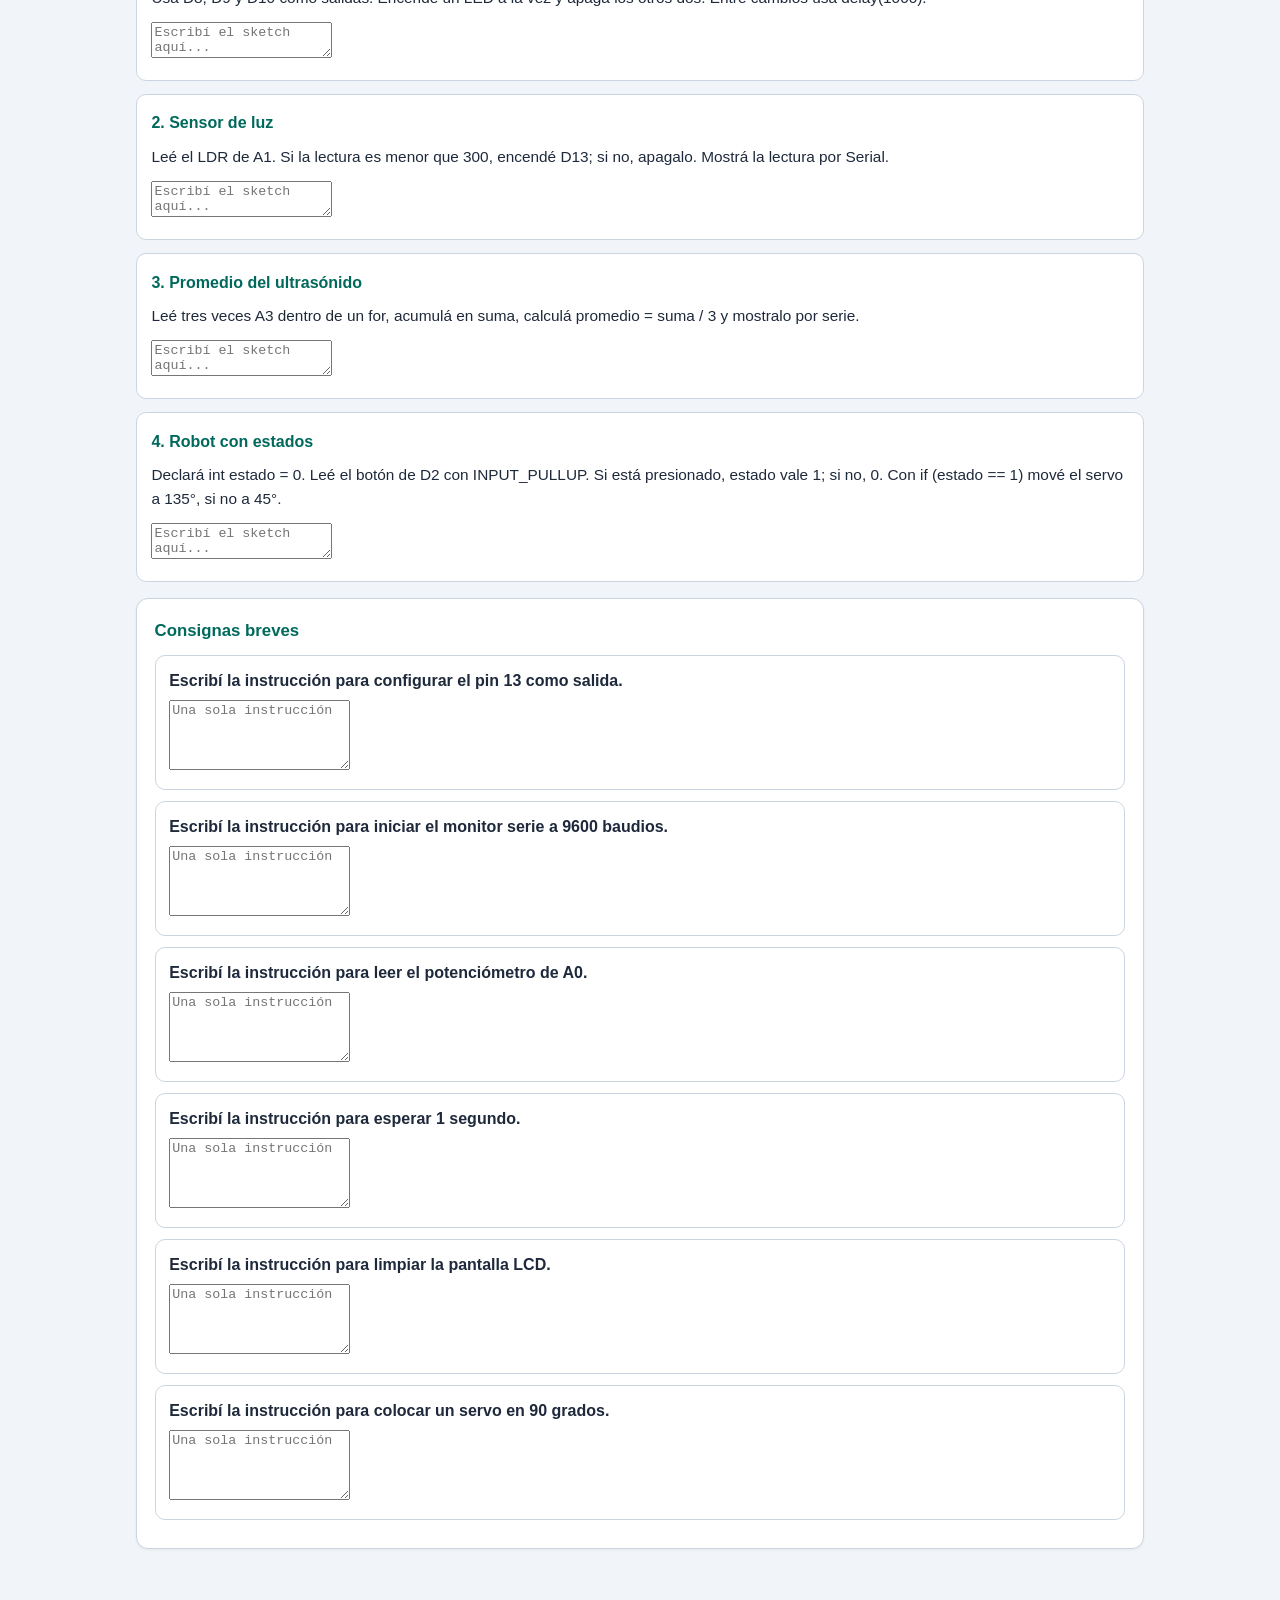
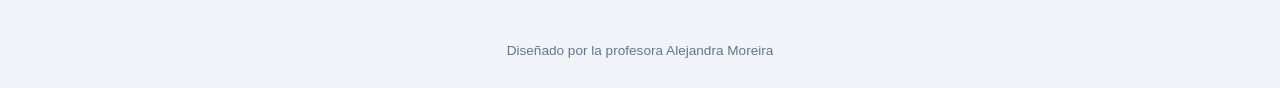
<file: evaluacion.html>
<!DOCTYPE html>
<html lang="es">
<head>
<meta charset="utf-8">
<meta name="viewport" content="width=device-width, initial-scale=1">
<meta name="description" content="Evaluaciones de Arduino y robótica con envío cifrado y sin corrección visible para el alumno.">
<title>Evaluaciones · Arduino y Robótica</title>
<link rel="stylesheet" href="estilos.css">
</head>
<body>
<header class="hero">
  <h1>Evaluaciones · Arduino y Robótica</h1>
  <p>Dos evaluaciones independientes. No se muestra la corrección ni la nota: se calcula internamente y se envía al repositorio privado <code class="inline">inform</code>.</p>
  <p class="volver"><a href="index.html">← Volver a la ejercitación</a> · <a href="guia/index.html">Guía de Teoría</a></p>
</header>
<nav class="sumario" aria-label="Evaluaciones">
  <a href="#general">Evaluación general</a>
  <a href="#practica">Evaluación práctica</a>
</nav>
<main>
  <section id="general">
    <h2 class="seccion">Evaluación general</h2>
    <p class="consigna">Seis actividades de código y seis preguntas de opción múltiple. Escribí cada sketch en su cuadro y elegí una respuesta por pregunta.</p>
    <form class="form-eval" data-form-eval="arduino-general">
      <label>Nombre <input name="nombre" autocomplete="given-name" required></label>
      <label>Apellido <input name="apellido" autocomplete="family-name" required></label>
      <label>Curso <input name="curso" required></label>
      <button type="submit">Enviar evaluación general</button>
    </form>
    <p class="estado-eval" data-estado-eval="arduino-general" role="status" aria-live="polite"></p>
    <div id="evg-actividades"></div>
    <div class="card">
      <h3>Opción múltiple</h3>
      <div id="evg-quiz"></div>
    </div>
  </section>

  <section id="practica">
    <h2 class="seccion">Evaluación práctica</h2>
    <p class="consigna">Cuatro actividades de implementación y seis consignas breves de código. Cada consigna se corrige por separado, pero el alumno no ve el resultado.</p>
    <form class="form-eval" data-form-eval="arduino-practica">
      <label>Nombre <input name="nombre" autocomplete="given-name" required></label>
      <label>Apellido <input name="apellido" autocomplete="family-name" required></label>
      <label>Curso <input name="curso" required></label>
      <button type="submit">Enviar evaluación práctica</button>
    </form>
    <p class="estado-eval" data-estado-eval="arduino-practica" role="status" aria-live="polite"></p>
    <div id="evp-actividades"></div>
    <div class="card">
      <h3>Consignas breves</h3>
      <div id="evp-consignas"></div>
    </div>
  </section>
</main>
<footer>
  <p>Diseñado por la profesora Alejandra Moreira</p>
</footer>
<script src="scripts/entrega.js"></script>
<script src="scripts/evaluacion.js"></script>
</body>
</html>
</file>
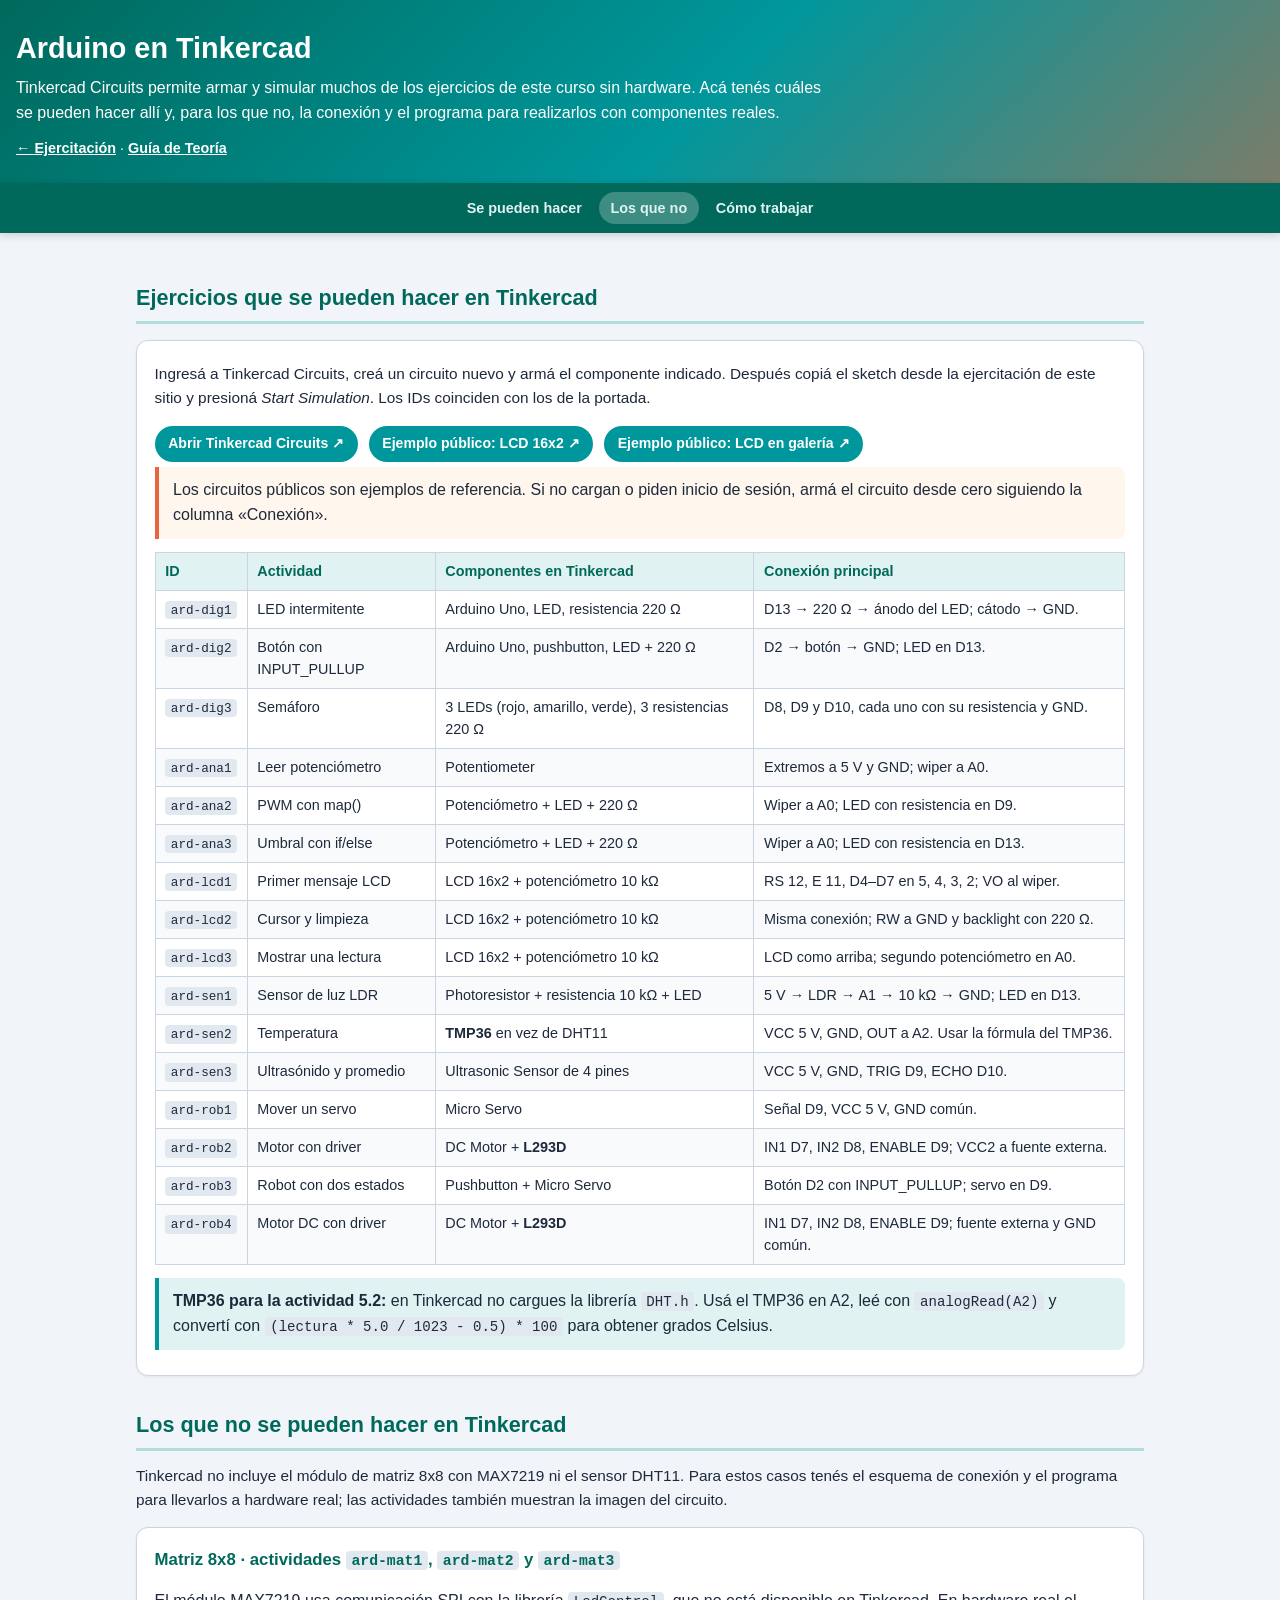
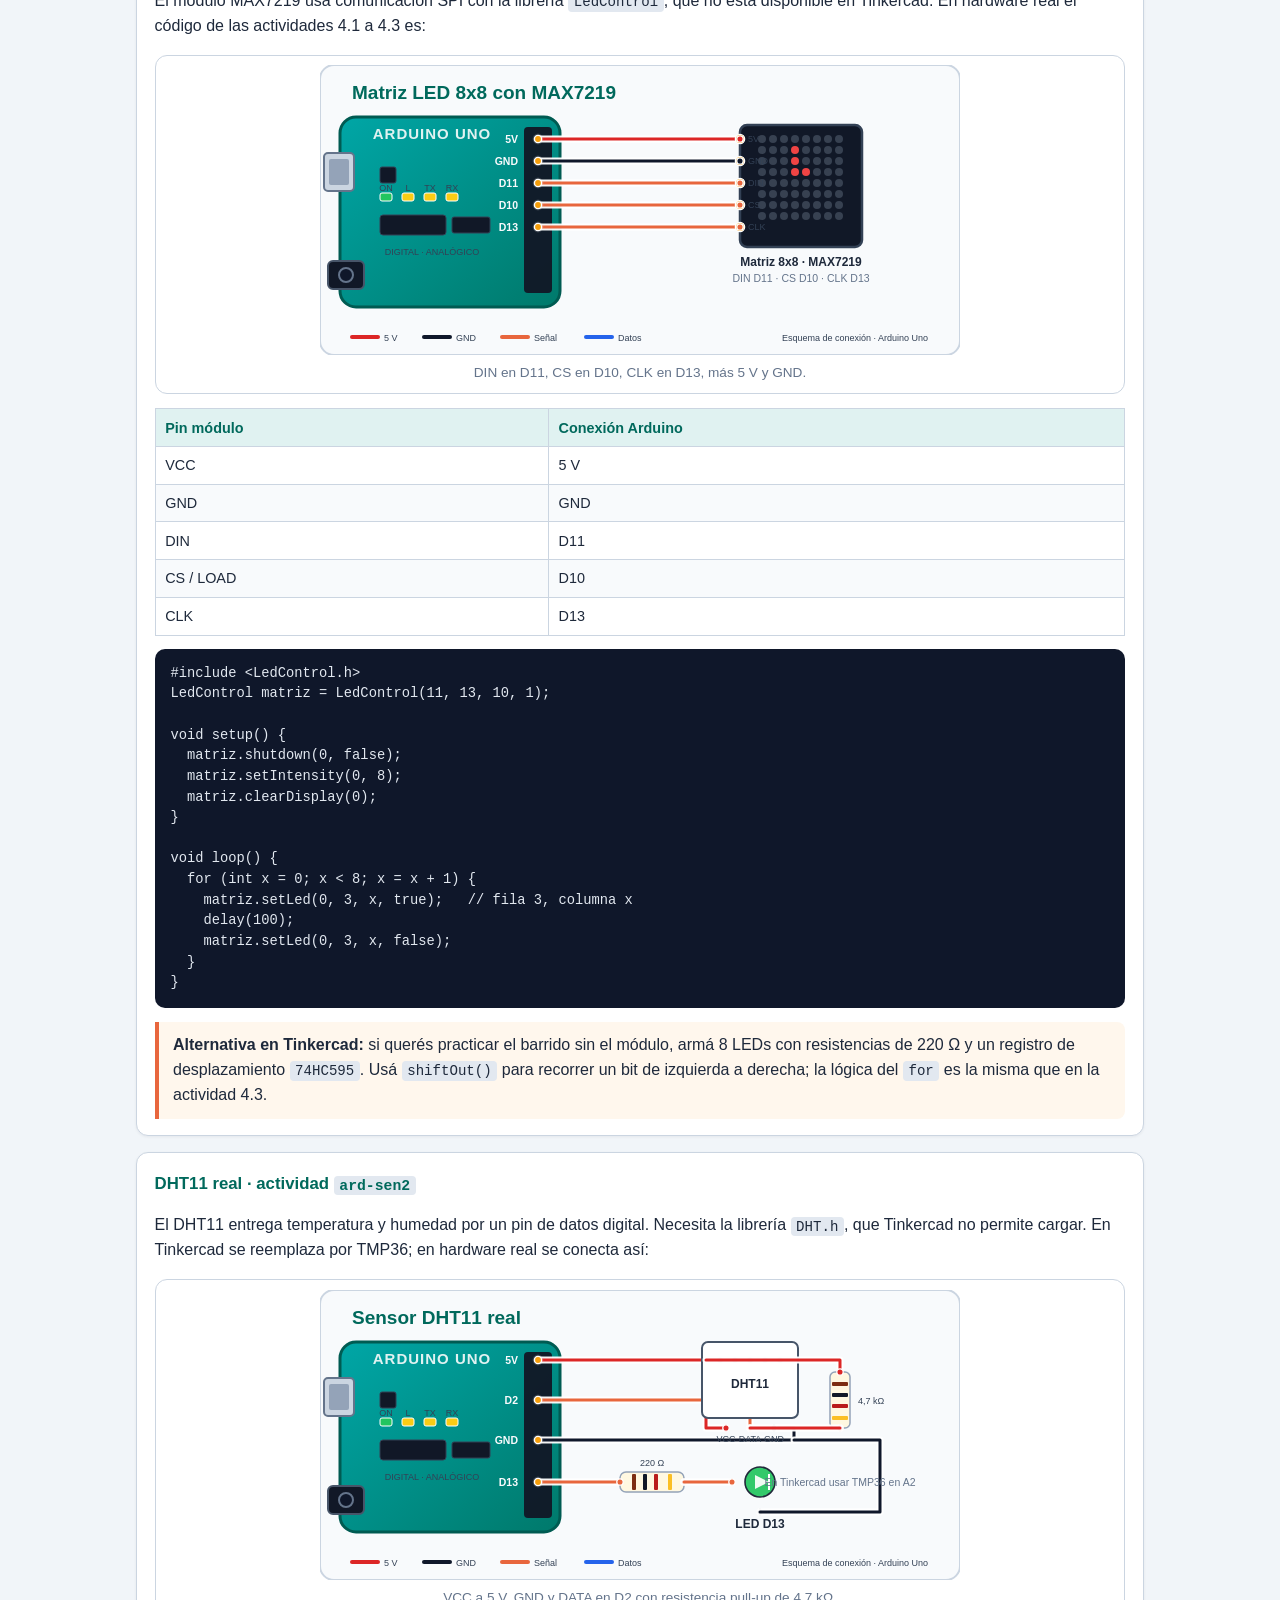
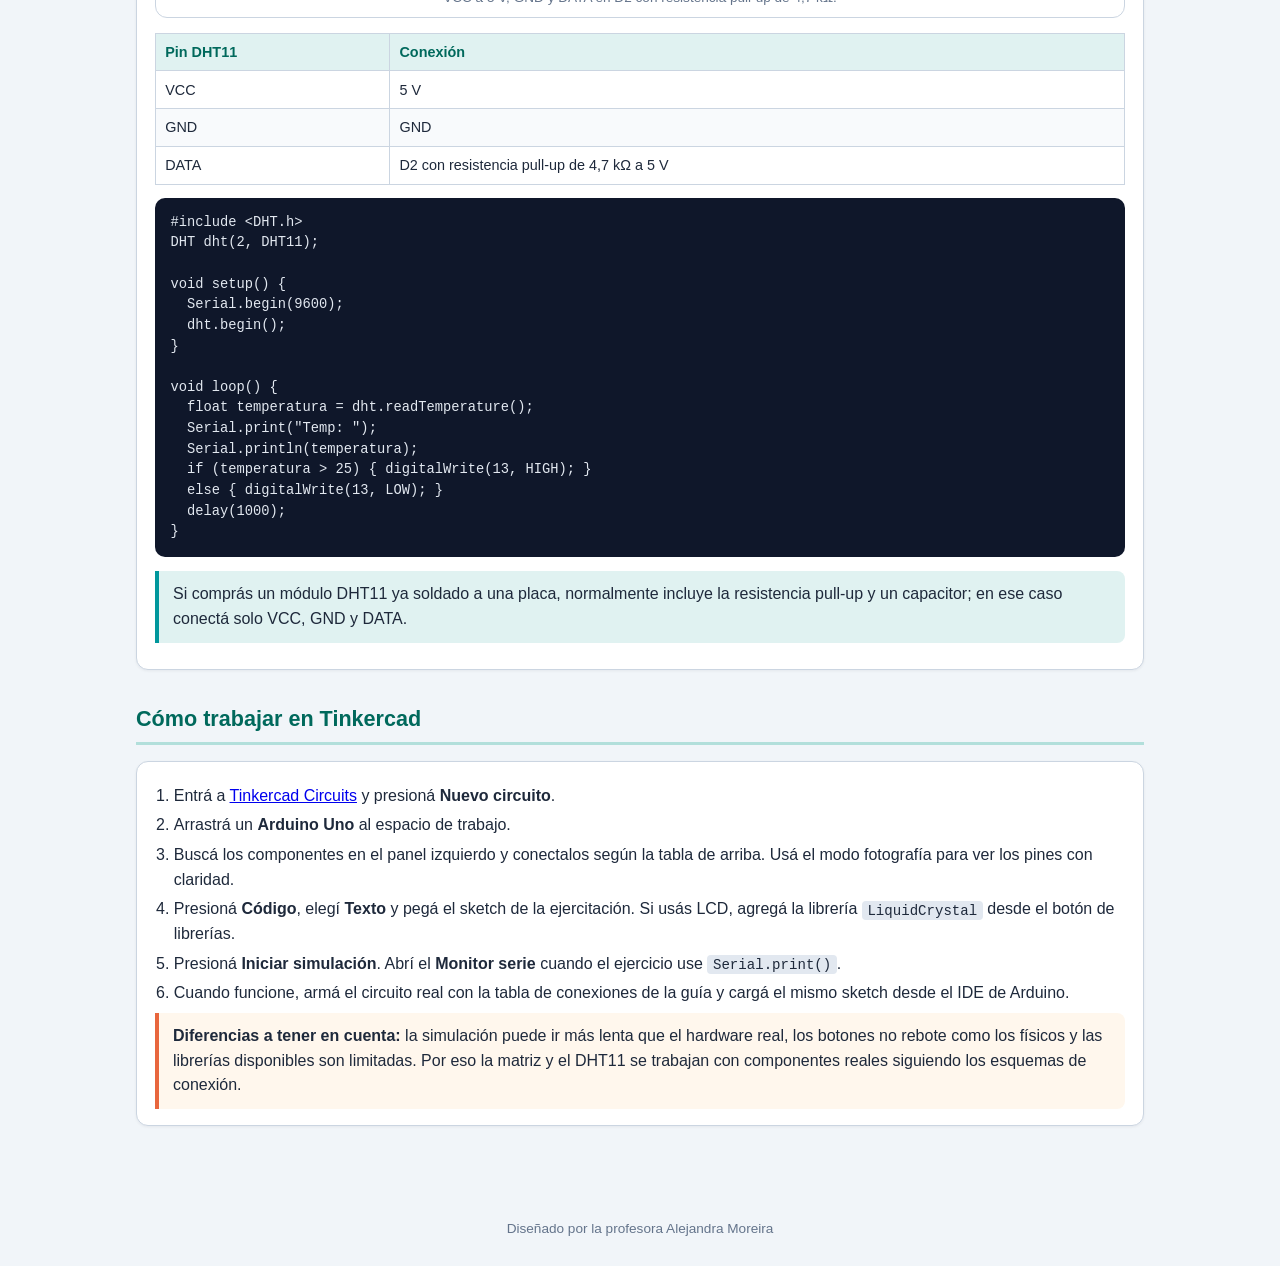
<file: tinkercad.html>
<!DOCTYPE html>
<html lang="es">
<head>
<meta charset="utf-8">
<meta name="viewport" content="width=device-width, initial-scale=1">
<meta name="description" content="Ejercicios de Arduino que se pueden simular en Tinkercad y alternativas con conexión y programa para los que no.">
<title>Arduino en Tinkercad · Ejercicios y conexiones</title>
<link rel="stylesheet" href="estilos.css">
</head>
<body>
<header class="hero">
  <h1>Arduino en Tinkercad</h1>
  <p>Tinkercad Circuits permite armar y simular muchos de los ejercicios de este curso sin hardware. Acá tenés cuáles se pueden hacer allí y, para los que no, la conexión y el programa para realizarlos con componentes reales.</p>
  <p class="volver"><a href="index.html">← Ejercitación</a> · <a href="guia/index.html">Guía de Teoría</a></p>
</header>
<nav class="sumario" aria-label="Secciones">
  <a href="#si">Se pueden hacer</a>
  <a href="#no">Los que no</a>
  <a href="#pasos">Cómo trabajar</a>
</nav>
<main>
  <section id="si">
    <h2 class="seccion">Ejercicios que se pueden hacer en Tinkercad</h2>
    <div class="card">
      <p class="consigna">Ingresá a Tinkercad Circuits, creá un circuito nuevo y armá el componente indicado. Después copiá el sketch desde la ejercitación de este sitio y presioná <em>Start Simulation</em>. Los IDs coinciden con los de la portada.</p>
      <a class="enlace-tink" href="https://www.tinkercad.com/circuits" target="_blank" rel="noopener">Abrir Tinkercad Circuits ↗</a>
      <a class="enlace-tink" href="https://www.tinkercad.com/embed/2PqAoRDfYFM" target="_blank" rel="noopener">Ejemplo público: LCD 16x2 ↗</a>
      <a class="enlace-tink" href="https://www.tinkercad.com/things/2gjoS9MzGnf-arduino-lcd-16x2" target="_blank" rel="noopener">Ejemplo público: LCD en galería ↗</a>
      <div class="nota">Los circuitos públicos son ejemplos de referencia. Si no cargan o piden inicio de sesión, armá el circuito desde cero siguiendo la columna «Conexión».</div>
      <div class="tabla"><table>
        <thead><tr><th>ID</th><th>Actividad</th><th>Componentes en Tinkercad</th><th>Conexión principal</th></tr></thead>
        <tbody>
          <tr><td><code class="inline">ard-dig1</code></td><td>LED intermitente</td><td>Arduino Uno, LED, resistencia 220 Ω</td><td>D13 → 220 Ω → ánodo del LED; cátodo → GND.</td></tr>
          <tr><td><code class="inline">ard-dig2</code></td><td>Botón con INPUT_PULLUP</td><td>Arduino Uno, pushbutton, LED + 220 Ω</td><td>D2 → botón → GND; LED en D13.</td></tr>
          <tr><td><code class="inline">ard-dig3</code></td><td>Semáforo</td><td>3 LEDs (rojo, amarillo, verde), 3 resistencias 220 Ω</td><td>D8, D9 y D10, cada uno con su resistencia y GND.</td></tr>
          <tr><td><code class="inline">ard-ana1</code></td><td>Leer potenciómetro</td><td>Potentiometer</td><td>Extremos a 5 V y GND; wiper a A0.</td></tr>
          <tr><td><code class="inline">ard-ana2</code></td><td>PWM con map()</td><td>Potenciómetro + LED + 220 Ω</td><td>Wiper a A0; LED con resistencia en D9.</td></tr>
          <tr><td><code class="inline">ard-ana3</code></td><td>Umbral con if/else</td><td>Potenciómetro + LED + 220 Ω</td><td>Wiper a A0; LED con resistencia en D13.</td></tr>
          <tr><td><code class="inline">ard-lcd1</code></td><td>Primer mensaje LCD</td><td>LCD 16x2 + potenciómetro 10 kΩ</td><td>RS 12, E 11, D4–D7 en 5, 4, 3, 2; VO al wiper.</td></tr>
          <tr><td><code class="inline">ard-lcd2</code></td><td>Cursor y limpieza</td><td>LCD 16x2 + potenciómetro 10 kΩ</td><td>Misma conexión; RW a GND y backlight con 220 Ω.</td></tr>
          <tr><td><code class="inline">ard-lcd3</code></td><td>Mostrar una lectura</td><td>LCD 16x2 + potenciómetro 10 kΩ</td><td>LCD como arriba; segundo potenciómetro en A0.</td></tr>
          <tr><td><code class="inline">ard-sen1</code></td><td>Sensor de luz LDR</td><td>Photoresistor + resistencia 10 kΩ + LED</td><td>5 V → LDR → A1 → 10 kΩ → GND; LED en D13.</td></tr>
          <tr><td><code class="inline">ard-sen2</code></td><td>Temperatura</td><td><strong>TMP36</strong> en vez de DHT11</td><td>VCC 5 V, GND, OUT a A2. Usar la fórmula del TMP36.</td></tr>
          <tr><td><code class="inline">ard-sen3</code></td><td>Ultrasónido y promedio</td><td>Ultrasonic Sensor de 4 pines</td><td>VCC 5 V, GND, TRIG D9, ECHO D10.</td></tr>
          <tr><td><code class="inline">ard-rob1</code></td><td>Mover un servo</td><td>Micro Servo</td><td>Señal D9, VCC 5 V, GND común.</td></tr>
          <tr><td><code class="inline">ard-rob2</code></td><td>Motor con driver</td><td>DC Motor + <strong>L293D</strong></td><td>IN1 D7, IN2 D8, ENABLE D9; VCC2 a fuente externa.</td></tr>
          <tr><td><code class="inline">ard-rob3</code></td><td>Robot con dos estados</td><td>Pushbutton + Micro Servo</td><td>Botón D2 con INPUT_PULLUP; servo en D9.</td></tr>
          <tr><td><code class="inline">ard-rob4</code></td><td>Motor DC con driver</td><td>DC Motor + <strong>L293D</strong></td><td>IN1 D7, IN2 D8, ENABLE D9; fuente externa y GND común.</td></tr>
        </tbody>
      </table></div>
      <div class="concept"><strong>TMP36 para la actividad 5.2:</strong> en Tinkercad no cargues la librería <code class="inline">DHT.h</code>. Usá el TMP36 en A2, leé con <code class="inline">analogRead(A2)</code> y convertí con <code class="inline">(lectura * 5.0 / 1023 - 0.5) * 100</code> para obtener grados Celsius.</div>
    </div>
  </section>

  <section id="no">
    <h2 class="seccion">Los que no se pueden hacer en Tinkercad</h2>
    <p class="consigna">Tinkercad no incluye el módulo de matriz 8x8 con MAX7219 ni el sensor DHT11. Para estos casos tenés el esquema de conexión y el programa para llevarlos a hardware real; las actividades también muestran la imagen del circuito.</p>

    <div class="card">
      <h3>Matriz 8x8 · actividades <code class="inline">ard-mat1</code>, <code class="inline">ard-mat2</code> y <code class="inline">ard-mat3</code></h3>
      <p>El módulo MAX7219 usa comunicación SPI con la librería <code class="inline">LedControl</code>, que no está disponible en Tinkercad. En hardware real el código de las actividades 4.1 a 4.3 es:</p>
      <figure class="figura-circuito"><img src="diagramas/matriz.svg" alt="Conexión de la matriz 8x8 con MAX7219 a Arduino Uno"><figcaption>DIN en D11, CS en D10, CLK en D13, más 5 V y GND.</figcaption></figure>
      <div class="tabla"><table>
        <thead><tr><th>Pin módulo</th><th>Conexión Arduino</th></tr></thead>
        <tbody>
          <tr><td>VCC</td><td>5 V</td></tr>
          <tr><td>GND</td><td>GND</td></tr>
          <tr><td>DIN</td><td>D11</td></tr>
          <tr><td>CS / LOAD</td><td>D10</td></tr>
          <tr><td>CLK</td><td>D13</td></tr>
        </tbody>
      </table></div>
      <pre class="codigo">#include &lt;LedControl.h&gt;
LedControl matriz = LedControl(11, 13, 10, 1);

void setup() {
  matriz.shutdown(0, false);
  matriz.setIntensity(0, 8);
  matriz.clearDisplay(0);
}

void loop() {
  for (int x = 0; x &lt; 8; x = x + 1) {
    matriz.setLed(0, 3, x, true);   // fila 3, columna x
    delay(100);
    matriz.setLed(0, 3, x, false);
  }
}</pre>
      <div class="nota"><strong>Alternativa en Tinkercad:</strong> si querés practicar el barrido sin el módulo, armá 8 LEDs con resistencias de 220 Ω y un registro de desplazamiento <code class="inline">74HC595</code>. Usá <code class="inline">shiftOut()</code> para recorrer un bit de izquierda a derecha; la lógica del <code class="inline">for</code> es la misma que en la actividad 4.3.</div>
    </div>

    <div class="card">
      <h3>DHT11 real · actividad <code class="inline">ard-sen2</code></h3>
      <p>El DHT11 entrega temperatura y humedad por un pin de datos digital. Necesita la librería <code class="inline">DHT.h</code>, que Tinkercad no permite cargar. En Tinkercad se reemplaza por TMP36; en hardware real se conecta así:</p>
      <figure class="figura-circuito"><img src="diagramas/dht.svg" alt="Conexión del sensor DHT11 con DATA en D2 y resistencia pull-up"><figcaption>VCC a 5 V, GND y DATA en D2 con resistencia pull-up de 4,7 kΩ.</figcaption></figure>
      <div class="tabla"><table>
        <thead><tr><th>Pin DHT11</th><th>Conexión</th></tr></thead>
        <tbody>
          <tr><td>VCC</td><td>5 V</td></tr>
          <tr><td>GND</td><td>GND</td></tr>
          <tr><td>DATA</td><td>D2 con resistencia pull-up de 4,7 kΩ a 5 V</td></tr>
        </tbody>
      </table></div>
      <pre class="codigo">#include &lt;DHT.h&gt;
DHT dht(2, DHT11);

void setup() {
  Serial.begin(9600);
  dht.begin();
}

void loop() {
  float temperatura = dht.readTemperature();
  Serial.print("Temp: ");
  Serial.println(temperatura);
  if (temperatura &gt; 25) { digitalWrite(13, HIGH); }
  else { digitalWrite(13, LOW); }
  delay(1000);
}</pre>
      <div class="concept">Si comprás un módulo DHT11 ya soldado a una placa, normalmente incluye la resistencia pull-up y un capacitor; en ese caso conectá solo VCC, GND y DATA.</div>
    </div>
  </section>

  <section id="pasos">
    <h2 class="seccion">Cómo trabajar en Tinkercad</h2>
    <div class="card">
      <ol class="lista-codigo">
        <li>Entrá a <a href="https://www.tinkercad.com/circuits" target="_blank" rel="noopener">Tinkercad Circuits</a> y presioná <strong>Nuevo circuito</strong>.</li>
        <li>Arrastrá un <strong>Arduino Uno</strong> al espacio de trabajo.</li>
        <li>Buscá los componentes en el panel izquierdo y conectalos según la tabla de arriba. Usá el modo fotografía para ver los pines con claridad.</li>
        <li>Presioná <strong>Código</strong>, elegí <strong>Texto</strong> y pegá el sketch de la ejercitación. Si usás LCD, agregá la librería <code class="inline">LiquidCrystal</code> desde el botón de librerías.</li>
        <li>Presioná <strong>Iniciar simulación</strong>. Abrí el <strong>Monitor serie</strong> cuando el ejercicio use <code class="inline">Serial.print()</code>.</li>
        <li>Cuando funcione, armá el circuito real con la tabla de conexiones de la guía y cargá el mismo sketch desde el IDE de Arduino.</li>
      </ol>
      <div class="nota"><strong>Diferencias a tener en cuenta:</strong> la simulación puede ir más lenta que el hardware real, los botones no rebote como los físicos y las librerías disponibles son limitadas. Por eso la matriz y el DHT11 se trabajan con componentes reales siguiendo los esquemas de conexión.</div>
    </div>
  </section>
</main>
<footer>
  <p>Diseñado por la profesora Alejandra Moreira</p>
</footer>
<script src="app.js"></script>
</body>
</html>
</file>
<file: estilos.css>
:root{
  --arduino:#00979c;
  --arduino-dark:#00695c;
  --naranja:#e8663d;
  --ink:#1e293b;
  --muted:#64748b;
  --bg:#f1f5f9;
  --card:#ffffff;
  --border:#cbd5e1;
  --code:#0f172a;
  --ok:#16a34a;
  --ok-bg:#f0fdf4;
  --bad:#b91c1c;
  --bad-bg:#fee2e2;
  --warn:#f59e0b;
}
*{box-sizing:border-box}
html{scroll-behavior:smooth}
body{
  margin:0;
  font-family:"Segoe UI",Arial,Helvetica,sans-serif;
  line-height:1.55;
  color:var(--ink);
  background:var(--bg);
}
header.hero{
  background:linear-gradient(135deg,#00695c 0%,#00979c 55%,#e8663d 140%);
  color:#fff;
  padding:1.6rem 1rem 1.3rem;
}
header.hero h1{margin:0 0 .35rem;font-size:1.8rem}
header.hero p{margin:.2rem 0;max-width:820px}
header.hero .volver{margin-top:.7rem;font-size:.9rem}
header.hero a{color:#fff;font-weight:700}
nav.sumario,nav.nav-guias{
  position:sticky;top:0;z-index:50;
  display:flex;gap:.35rem;flex-wrap:wrap;justify-content:center;
  padding:.55rem 1rem;
  background:var(--arduino-dark);
  box-shadow:0 2px 8px rgba(15,23,42,.18);
}
nav.nav-guias{position:static;top:auto;background:#e0f2f1;box-shadow:none}
nav.sumario a,nav.nav-guias a{
  text-decoration:none;font-weight:700;font-size:.9rem;
  padding:.32rem .72rem;border-radius:999px;
}
nav.sumario a{color:#e0f2f1}
nav.sumario a:hover{background:rgba(255,255,255,.18)}
nav.nav-guias a{color:var(--arduino-dark);background:#fff;border:1px solid var(--border)}
nav.nav-guias a:hover{background:var(--arduino);color:#fff}
main{max-width:1040px;margin:0 auto;padding:1rem 1rem 3rem}
section{scroll-margin-top:70px;margin-top:2rem}
h2.seccion{
  color:var(--arduino-dark);font-size:1.35rem;
  margin:1.6rem 0 .8rem;padding-bottom:.4rem;
  border-bottom:3px solid #b2dfdb;
}
h3{margin:.15rem 0 .55rem;font-size:1.05rem}
p.consigna{margin:.3rem 0 .75rem;font-size:.96rem}
.card{
  background:var(--card);border:1px solid var(--border);border-radius:12px;
  padding:1rem 1.1rem;margin:1rem 0;
  box-shadow:0 1px 3px rgba(15,23,42,.06);
}
.card h3{color:var(--arduino-dark)}
.concept{
  background:#e0f2f1;border-left:4px solid var(--arduino);
  padding:.7rem .9rem;border-radius:0 8px 8px 0;margin:.6rem 0;
}
.nota{background:#fff7ed;border-left:4px solid var(--naranja);padding:.7rem .9rem;border-radius:0 8px 8px 0}
.okbox{background:var(--ok-bg);border-left:4px solid var(--ok);padding:.7rem .9rem;border-radius:0 8px 8px 0}
code.inline{
  background:#e2e8f0;padding:.1rem .35rem;border-radius:4px;
  font-family:Consolas,"Courier New",monospace;font-size:.88em;
}
pre.codigo{
  background:var(--code);color:#e2e8f0;border-radius:10px;
  padding:.9rem 1rem;overflow-x:auto;font-size:.86rem;line-height:1.5;
  font-family:Consolas,"Courier New",monospace;
}
pre.codigo .cm{color:#94a3b8;font-style:italic}
pre.codigo .kw{color:#7dd3fc;font-weight:700}
pre.codigo .st{color:#fde68a}
pre.codigo .fn{color:#86efac}
pre.codigo .nu{color:#fca5a5}
.lista-codigo{margin:.4rem 0;padding-left:1.2rem}
.lista-codigo li{margin:.3rem 0}
/* ---------- Laboratorio ---------- */
.tabs{display:flex;gap:.4rem;flex-wrap:wrap;margin-bottom:.8rem}
.tabs button{
  border:1px solid var(--border);background:#fff;color:var(--ink);
  border-radius:999px;padding:.35rem .8rem;cursor:pointer;font-weight:700;font-size:.88rem;
}
.tabs button.activo{background:var(--arduino);border-color:var(--arduino);color:#fff}
.lab-grid{display:grid;grid-template-columns:1fr 1fr;gap:1rem}
@media(max-width:820px){.lab-grid{grid-template-columns:1fr}}
.lab-col{min-width:0}
textarea.codigo{
  width:100%;min-height:310px;resize:vertical;
  background:#0f172a;color:#e2e8f0;border:2px solid #334155;border-radius:10px;
  padding:.8rem;font-family:Consolas,"Courier New",monospace;
  font-size:.86rem;line-height:1.5;tab-size:2;
}
textarea.codigo:focus{outline:none;border-color:var(--arduino)}
.acciones{display:flex;gap:.5rem;flex-wrap:wrap;margin:.7rem 0}
button.accion{
  border:0;border-radius:8px;padding:.45rem .85rem;cursor:pointer;
  font-weight:700;font-size:.88rem;
}
button.primaria{background:var(--arduino);color:#fff}
button.primaria:hover{background:var(--arduino-dark)}
button.secundaria{background:#e2e8f0;color:#334155}
button.secundaria:hover{background:#cbd5e1}
button.alerta{background:#fee2e2;color:#991b1b}
.sim-estado{
  font-size:.88rem;font-weight:700;min-height:1.3em;margin:.3rem 0;
  color:var(--arduino-dark);
}
.sim-estado.error{color:var(--bad)}
.controles-sim{
  display:flex;gap:.7rem;flex-wrap:wrap;align-items:center;
  background:#f8fafc;border:1px solid var(--border);border-radius:8px;padding:.6rem;
  font-size:.86rem;
}
.controles-sim label{display:flex;flex-direction:column;gap:.2rem;min-width:130px}
.controles-sim input[type="range"]{width:100%}
.board{
  background:linear-gradient(160deg,#0d7c82,#00695c);
  border-radius:12px;padding:.8rem;color:#fff;
  box-shadow:inset 0 0 0 4px rgba(255,255,255,.12);
}
.board h4{margin:.1rem 0 .6rem;text-align:center;letter-spacing:.12em;font-size:.8rem}
.fila-pines{display:flex;gap:.35rem;flex-wrap:wrap;justify-content:center;margin-bottom:.55rem}
.pin{
  min-width:47px;text-align:center;font-size:.72rem;font-weight:700;
  background:rgba(0,0,0,.22);border-radius:6px;padding:.3rem .2rem;
}
.pin span{
  display:block;width:14px;height:14px;border-radius:50%;
  margin:.25rem auto 0;background:#b7e4e7;border:2px solid rgba(255,255,255,.7);
}
.pin.encendido span{background:#fde047;box-shadow:0 0 10px #fde047}
.pin.pwm span{background:#fb923c;box-shadow:0 0 8px #fb923c}
.monitor{
  background:#020617;color:#86efac;border-radius:10px;padding:.7rem .8rem;
  min-height:140px;max-height:190px;overflow:auto;
  font-family:Consolas,"Courier New",monospace;font-size:.82rem;
  white-space:pre-wrap;margin-top:.7rem;
}
.paneles{display:grid;grid-template-columns:1fr 1fr;gap:1rem;margin-top:1rem}
@media(max-width:820px){.paneles{grid-template-columns:1fr}}
.lcd{
  display:grid;grid-template-columns:repeat(16,1fr);
  background:#8db6a5;padding:.35rem;gap:1px;border-radius:6px;
  border:3px solid #54776a;
}
.lcd span{
  background:#a9c7b6;color:#17342b;min-height:24px;
  display:flex;align-items:center;justify-content:center;
  font-family:Consolas,monospace;font-size:.8rem;
}
.lcd span.lleno{background:#b9d8c4;font-weight:700}
.matriz{
  display:grid;grid-template-columns:repeat(8,1fr);gap:2px;
  background:#111827;padding:.4rem;border-radius:8px;width:230px;max-width:100%;
}
.matriz span{aspect-ratio:1;background:#1f2937;border-radius:2px}
.matriz span.lleno{background:#ef4444;box-shadow:0 0 7px #ef4444}
.servo-bar{height:16px;background:#e2e8f0;border-radius:999px;position:relative;overflow:hidden}
.servo-bar i{display:block;height:100%;background:var(--naranja)}
.servo-valor{font-weight:700;font-size:.9rem}
.etiqueta{font-size:.78rem;text-transform:uppercase;letter-spacing:.06em;color:var(--muted);font-weight:700}
/* ---------- Tablas de teoría y Tinkercad ---------- */
.tabla{overflow-x:auto;margin:.8rem 0}
table{border-collapse:collapse;width:100%;font-size:.9rem}
th,td{border:1px solid var(--border);padding:.45rem .6rem;text-align:left;vertical-align:top}
th{background:#e0f2f1;color:var(--arduino-dark);font-weight:700}
tbody tr:nth-child(even){background:#f8fafc}
td code.inline{white-space:nowrap}
a.enlace-tink{
  display:inline-block;margin:.3rem .4rem .3rem 0;text-decoration:none;
  background:var(--arduino);color:#fff;font-weight:700;font-size:.88rem;
  padding:.45rem .85rem;border-radius:999px;
}
a.enlace-tink:hover{background:var(--arduino-dark)}
/* ---------- Diagramas de conexión ---------- */
figure.figura-circuito{
  margin:.9rem 0;padding:.6rem;background:#ffffff;
  border:1px solid var(--border);border-radius:12px;
}
figure.figura-circuito img{display:block;width:100%;max-width:640px;height:auto;margin:0 auto}
figure.figura-circuito figcaption{
  margin-top:.45rem;text-align:center;font-size:.85rem;color:var(--muted);
}
.ejercicio figure.figura-circuito{margin:.7rem 0}
/* ---------- Ejercicios ---------- */
.ejercicio{
  border:1px solid var(--border);border-radius:12px;background:#fff;
  padding:1rem;margin:1rem 0;
}
.nivel{
  display:inline-block;margin-left:.35rem;padding:.1rem .5rem;border-radius:999px;
  font-size:.72rem;font-weight:700;background:#dbeafe;color:#1d4ed8;
}
.resultado{margin-top:.7rem;font-size:.88rem}
.resultado:empty{display:none}
.resultado .resumen{
  border-left:4px solid var(--ok);background:var(--ok-bg);
  padding:.45rem .7rem;border-radius:0 8px 8px 0;font-weight:700;
}
.resultado .resumen.parcial{border-color:var(--warn);background:#fffbeb}
.resultado ul{margin:.4rem 0 0;padding-left:1.2rem}
.resultado li{margin:.12rem 0}
.si{color:#15803d;font-weight:700}
.no,.mal{color:var(--bad);font-weight:700}
.quiz-pregunta{
  border:1px solid var(--border);border-radius:10px;padding:.7rem .85rem;
  margin:.7rem 0;background:#fff;
}
.quiz-pregunta p{margin:.1rem 0 .4rem;font-weight:600}
.quiz-pregunta label{display:block;font-size:.92rem;padding:.15rem 0;cursor:pointer}
.quiz-feedback{font-size:.86rem;margin-top:.3rem;min-height:1.1em}
/* ---------- Evaluaciones ---------- */
.form-eval{
  display:grid;gap:.5rem;max-width:620px;
  border:1px solid var(--border);border-radius:10px;padding:.9rem;background:#fff;
}
.form-eval label{font-weight:700;font-size:.9rem}
.form-eval input{
  border:1px solid var(--border);border-radius:8px;padding:.5rem .65rem;font:inherit;
}
.form-eval button{
  border:0;border-radius:8px;padding:.55rem .9rem;background:var(--arduino);
  color:#fff;font-weight:700;cursor:pointer;
}
.form-eval button:disabled{background:#94a3b8;cursor:not-allowed}
.estado-eval{font-size:.92rem;font-weight:700;min-height:1.2em}
.estado-eval.ok{color:#15803d}
.estado-eval.error{color:var(--bad)}
.eval-card{
  background:#fff;border:1px solid var(--border);border-radius:10px;
  padding:.9rem;margin:.8rem 0;
}
.eval-card h3{color:var(--arduino-dark);font-size:1rem}
footer{text-align:center;color:var(--muted);font-size:.85rem;padding:1.5rem 1rem}
footer p{margin:.2rem 0}
@media(max-width:600px){
  header.hero h1{font-size:1.35rem}
  .paneles{grid-template-columns:1fr}
}
</file>
